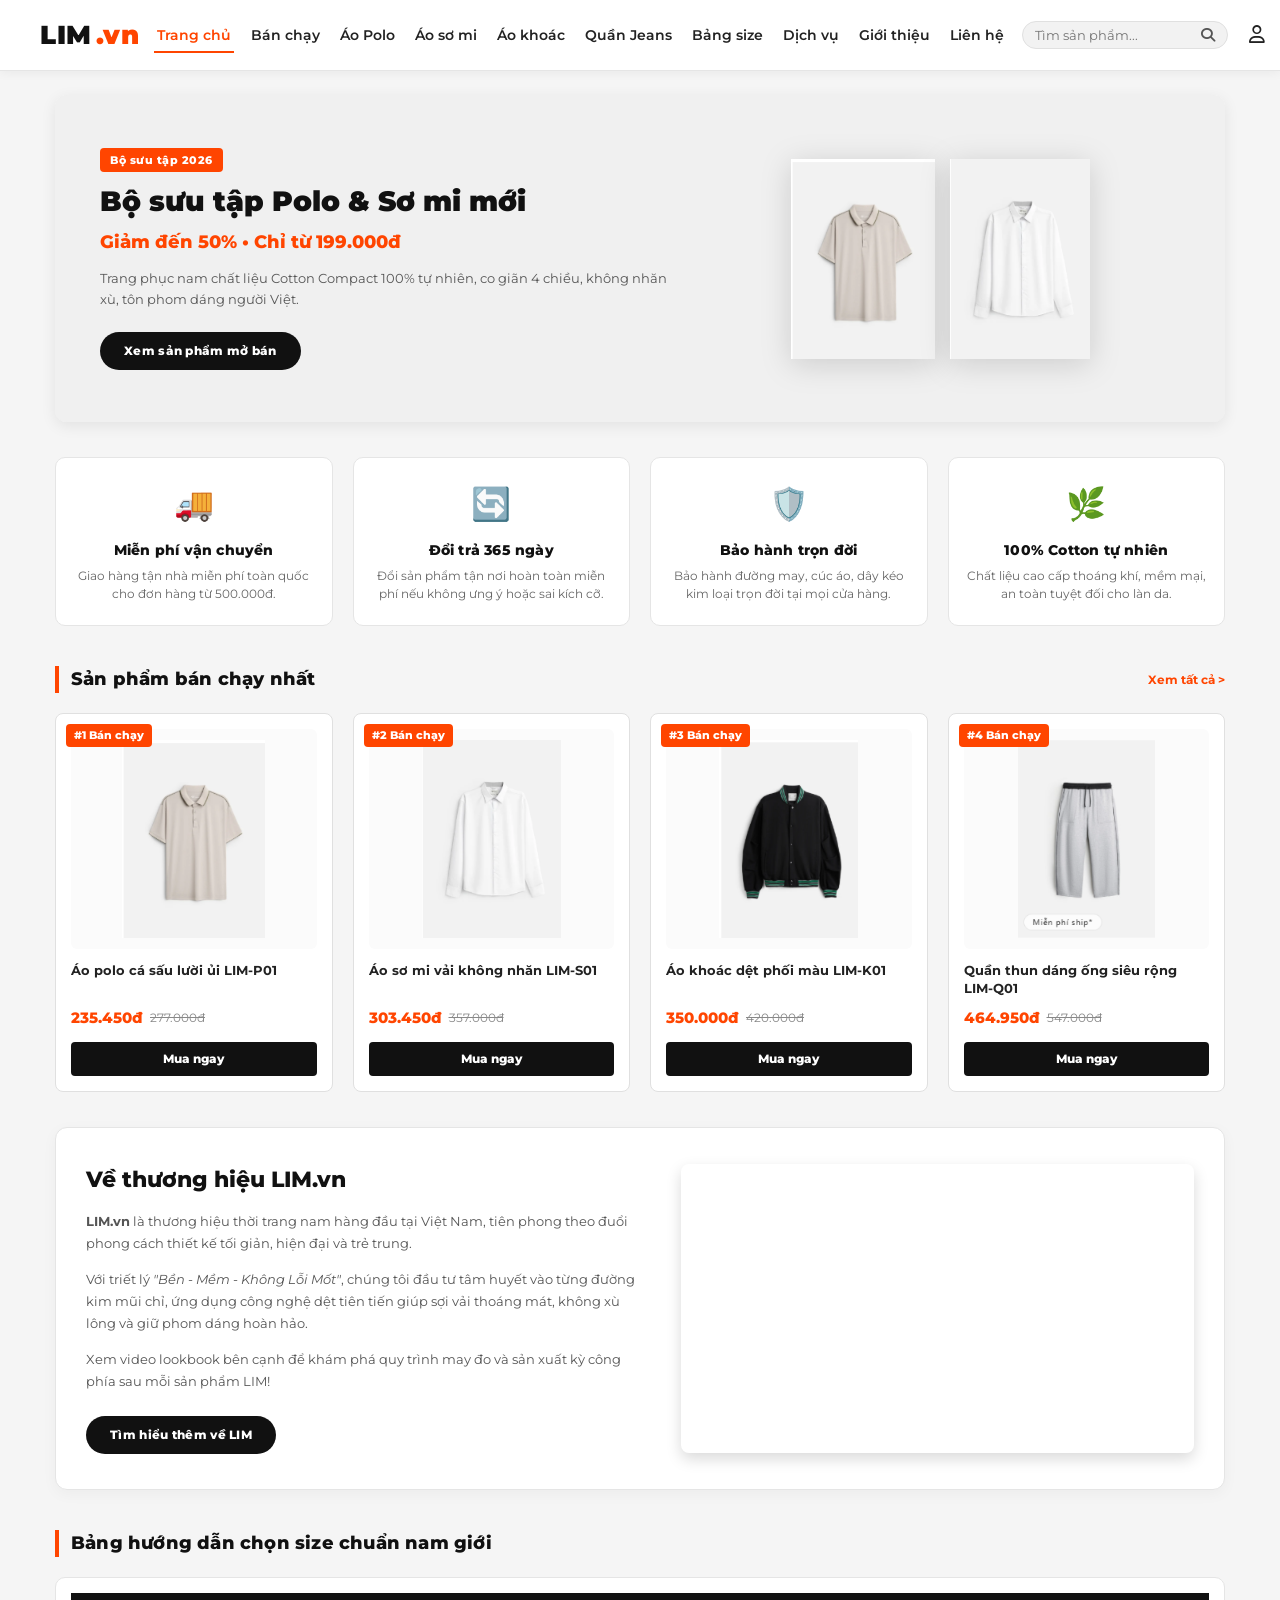
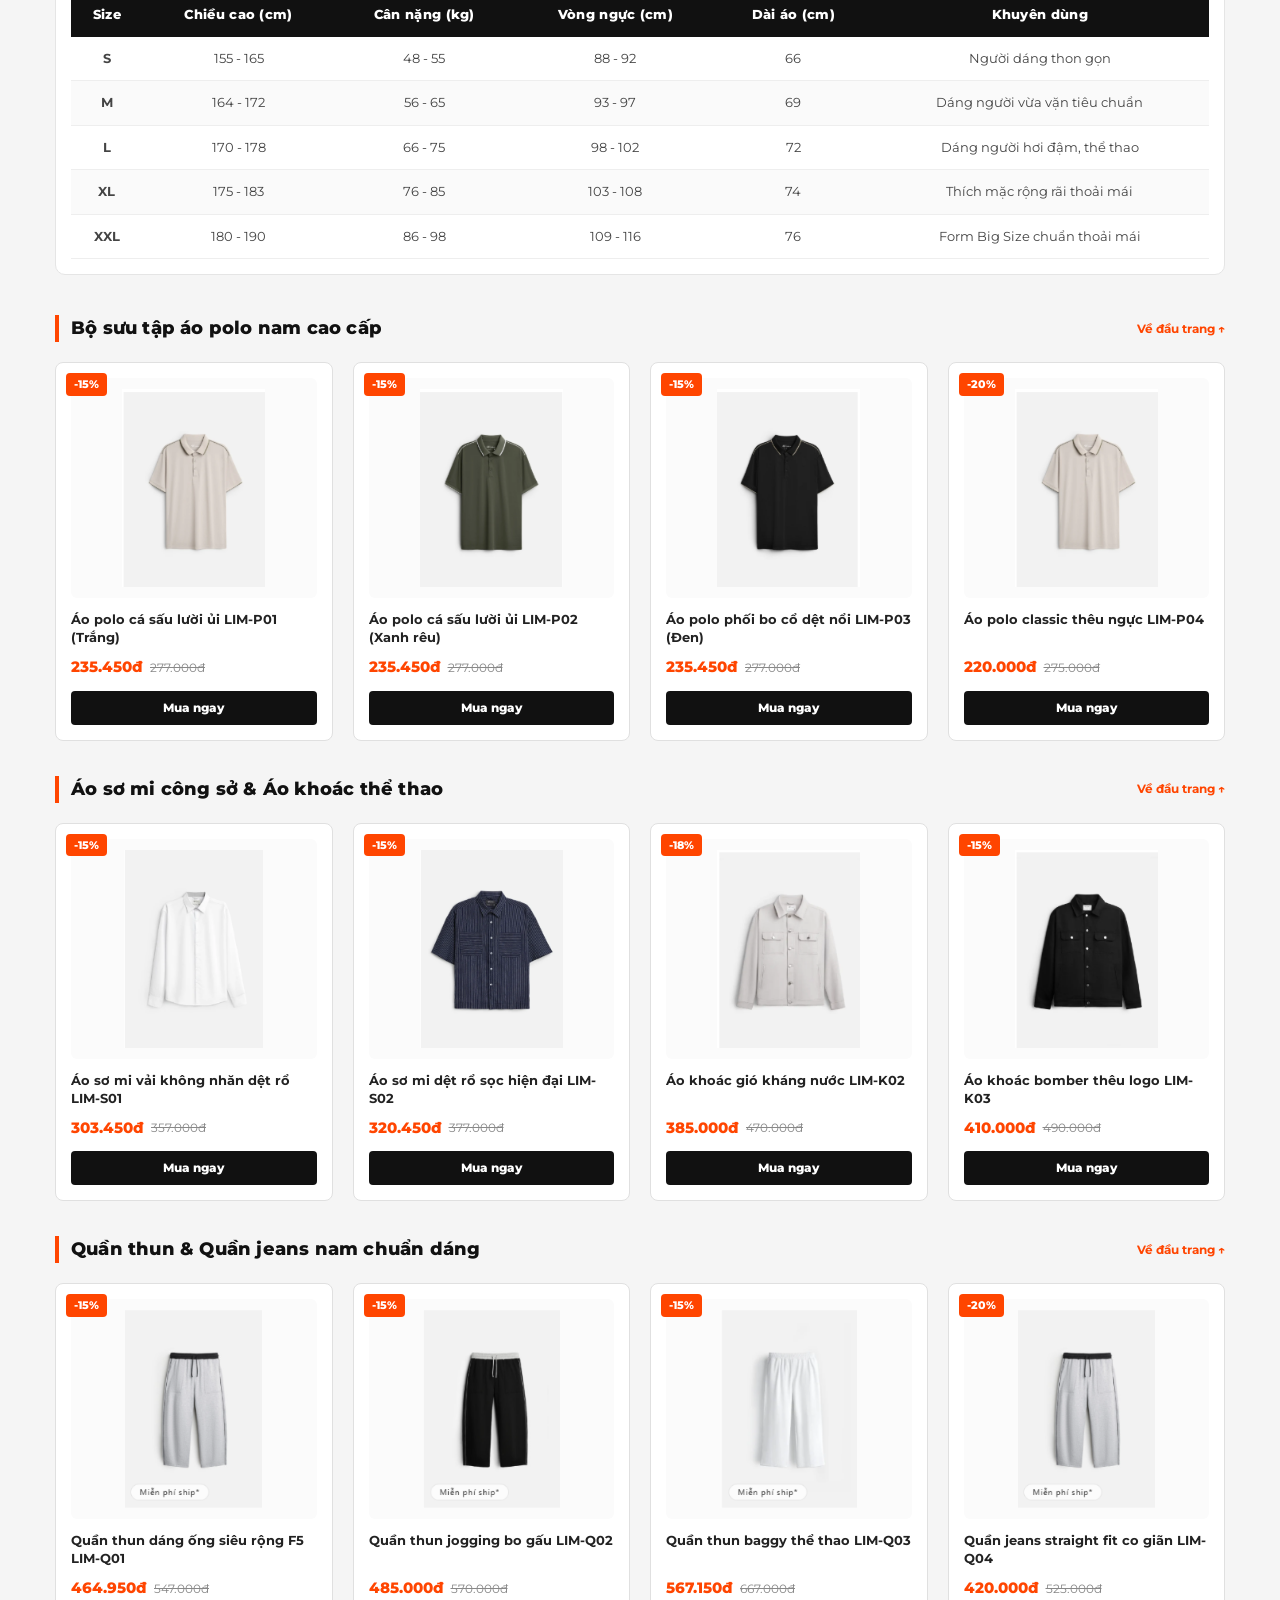
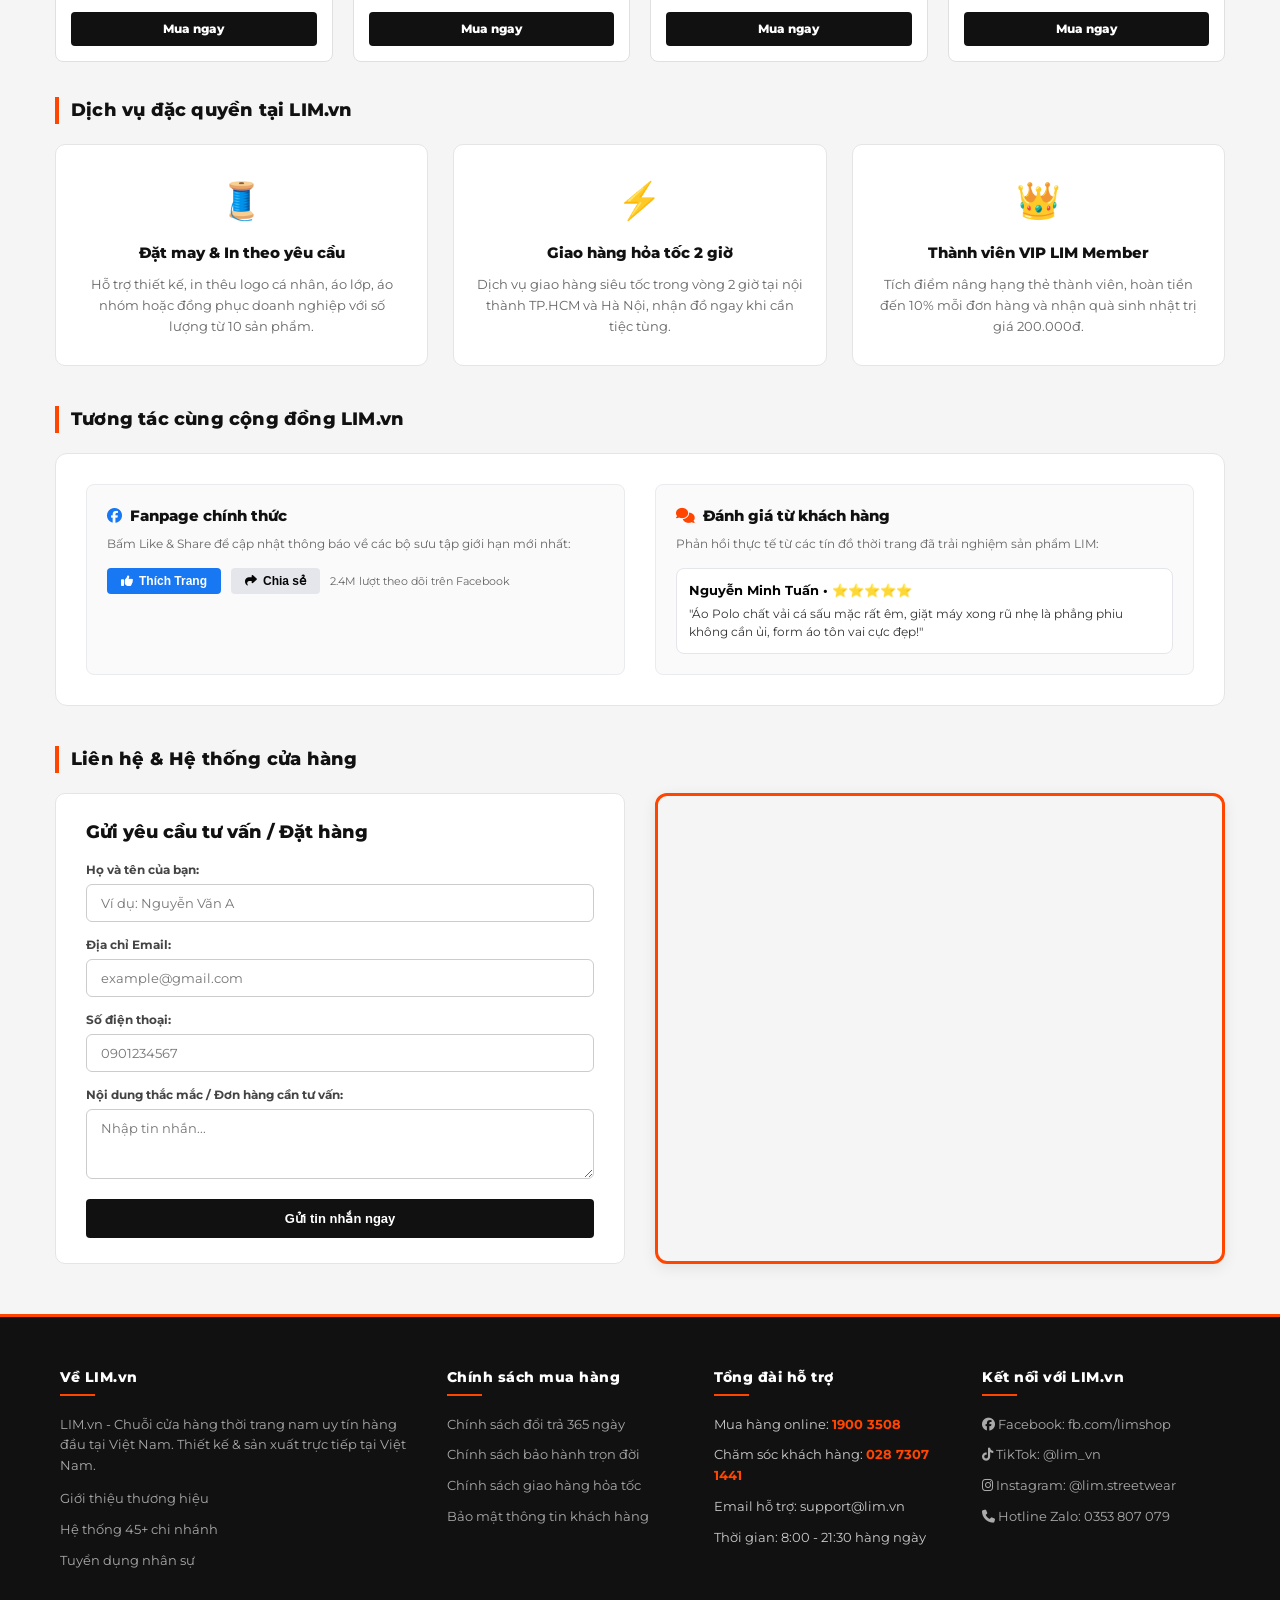
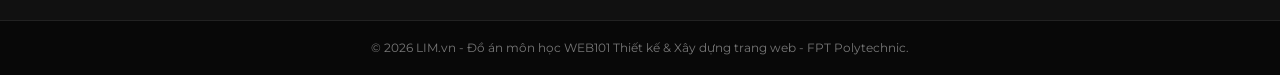
<file: index.html>
<!DOCTYPE html>
<html lang="vi">

<head>
    <meta charset="UTF-8">
    <meta name="viewport" content="width=device-width, initial-scale=1.0">
    <title>LIM.vn - Thiết Kế &amp; Sản Xuất Tại Việt Nam | Thời Trang Nam Chính Hãng</title>
    <!-- Google Fonts & Font Awesome Icons -->
    <link rel="stylesheet" href="https://cdnjs.cloudflare.com/ajax/libs/font-awesome/6.4.0/css/all.min.css">
    <!-- CSS Stylesheet -->
    <link rel="stylesheet" href="css/structure.css">
    <link rel="stylesheet" href="css/mainStyle.css">
</head>

<body>

    <!-- =========================================================================
         1. HEADER / NAVBAR (DESKTOP HÀNG NGANG - MOBILE CỘT DỌC ẨN/HIỆN)
         ========================================================================= -->
    <header id="header_container">
        <div class="header_inner">

            <!-- Checkbox ẩn điều khiển đóng/mở Menu trên Mobile (Checkbox Hack Lab 5.1 & 8.2) -->
            <input type="checkbox" id="menu-toggle">

            <!-- Nút bấm 3 gạch Hamburger icon (Chỉ hiện khi thu nhỏ < 900px) -->
            <label for="menu-toggle" class="menu-button" title="Mở / Đóng Menu">
                <span class="open-icon">&#9776;</span>
                <span class="close-icon">&times;</span>
            </label>

            <!-- Lớp phủ mờ nền khi menu mobile mở ra -->
            <label for="menu-toggle" class="menu_backdrop"></label>

            <!-- Logo LIM.vn -->
            <a href="index.html" class="logo">LIM<span>.vn</span></a>

            <!-- Menu điều hướng chính: Desktop xếp ngang, Mobile xếp dọc dạng Drawer -->
            <nav class="nav_menu">
                <div class="nav_mobile_header">
                    <span>Danh mục sản phẩm LIM.vn</span>
                    <label for="menu-toggle" class="mobile_close_btn">&times;</label>
                </div>

                <a href="index.html" class="active">Trang chủ</a>
                <a href="#banchay">Bán chạy</a>
                <a href="#polo">Áo Polo</a>
                <a href="#somi">Áo sơ mi</a>
                <a href="#khoac">Áo khoác</a>
                <a href="#quan">Quần Jeans</a>
                <a href="#bangsize">Bảng size</a>
                <a href="#dichvu">Dịch vụ</a>
                <a href="about.html">Giới thiệu</a>
                <a href="contact.html">Liên hệ</a>
            </nav>

            <!-- Tiện ích bên phải Header: Tìm kiếm, Tài khoản, Giỏ hàng -->
            <div class="header_utils">
                <form action="index.html" method="get" class="header_search_form" onsubmit="event.preventDefault();">
                    <input type="text" id="search_input" name="q" placeholder="Tìm sản phẩm..." onkeyup="filterProducts()">
                    <button type="submit" class="search_icon_btn" title="Tìm kiếm"><i class="fa-solid fa-magnifying-glass"></i></button>
                </form>
                <a href="login.html" class="util_icon_link" title="Đăng nhập tài khoản"><i class="fa-regular fa-user"></i></a>
                <a href="product_detail.html" class="util_icon_link" title="Giỏ hàng">
                    <i class="fa-solid fa-bag-shopping"></i>
                    <span class="cart_badge">3</span>
                </a>
            </div>

        </div>
    </header>

    <!-- =========================================================================
         2. BỐ CỤC CHÍNH WEBSITE (CONTAINER & MAIN)
         ========================================================================= -->
    <div id="container">
        <main id="main">

            <!-- 2.1 SLIDESHOW BANNER (TỰ ĐỘNG CHUYỂN SLIDE BẰNG CSS KEYFRAMES THEO LAB 7.2 & DEMO) -->
            <section class="slideshow_wrapper">
                <div class="slideshow_inner">
                    <!-- Slide 1: BST Polo & Sơ mi -->
                    <div class="slide_item">
                        <div class="poster_content">
                            <span class="poster_tag">Bộ sưu tập 2026</span>
                            <h2 class="poster_title">Bộ sưu tập Polo &amp; Sơ mi mới</h2>
                            <div class="poster_price">Giảm đến 50% &bull; Chỉ từ 199.000đ</div>
                            <p class="poster_desc">Trang phục nam chất liệu Cotton Compact 100% tự nhiên, co giãn 4 chiều, không nhăn xù, tôn phom dáng người Việt.</p>
                            <a href="#banchay" class="poster_btn">Xem sản phẩm mở bán</a>
                        </div>
                        <div class="poster_showcase">
                            <img src="images/polo1.png" alt="Áo Polo LIM-P01">
                            <img src="images/somi1.png" alt="Áo Sơ Mi LIM-S01">
                        </div>
                    </div>

                    <!-- Slide 2: Streetwear Áo khoác & Quần -->
                    <div class="slide_item slide_item_dark">
                        <div class="poster_content">
                            <span class="poster_tag">Streetwear phong cách mới</span>
                            <h2 class="poster_title">Áo khoác &amp; Quần jeans ống rộng</h2>
                            <div class="poster_price">Mua 2 giảm thêm 20% &bull; Tặng voucher 100K</div>
                            <p class="poster_desc">Thiết kế phong cách đường phố năng động, chất liệu dù chống trượt nước, phom dáng rộng rãi cực chất.</p>
                            <a href="#khoac" class="poster_btn">Mua ngay ưu đãi</a>
                        </div>
                        <div class="poster_showcase">
                            <img src="images/khoac1.png" alt="Áo Khoác LIM-K01">
                            <img src="images/quan1.png" alt="Quần Thun LIM-Q01">
                        </div>
                    </div>

                    <!-- Slide 3: Siêu Sale Cuối Mùa -->
                    <div class="slide_item slide_item_orange">
                        <div class="poster_content">
                            <span class="poster_tag">Siêu sale đặc biệt</span>
                            <h2 class="poster_title">Festival sale - Đồng giá 149K</h2>
                            <div class="poster_price">Áp dụng duy nhất trong tuần này</div>
                            <p class="poster_desc">Hàng ngàn sản phẩm áo thun, sơ mi, quần kaki mở bán mức giá sốc không thể bỏ lỡ tại hệ thống LIM.vn.</p>
                            <a href="#banchay" class="poster_btn">Săn deal ngay</a>
                        </div>
                        <div class="poster_showcase">
                            <img src="images/polo2.png" alt="Áo Polo LIM-P02">
                            <img src="images/somi2.png" alt="Áo Sơ Mi LIM-S02">
                        </div>
                    </div>

                    <!-- Slide 4: LIM Basic Cotton -->
                    <div class="slide_item slide_item_blue">
                        <div class="poster_content">
                            <span class="poster_tag">Dòng sản phẩm LIM Basic</span>
                            <h2 class="poster_title">Trang phục nam bền, mềm, không lỗi mốt</h2>
                            <div class="poster_price">Bảo hành đường may trọn đời</div>
                            <p class="poster_desc">Tinh thần tối giản trường tồn cùng thời gian. Dễ phối đồ, thanh lịch từ công sở đến dạo phố.</p>
                            <a href="about.html" class="poster_btn">Khám phá thương hiệu</a>
                        </div>
                        <div class="poster_showcase">
                            <img src="images/khoac2.png" alt="Áo Khoác LIM-K02">
                            <img src="images/quan2.png" alt="Quần LIM-Q02">
                        </div>
                    </div>
                </div>
            </section>

            <!-- 2.2 FEATURES (4 ĐIỂM MẠNH - THEO TRANG 2 ĐỀ ASSIGNMENT.PDF) -->
            <section class="features_section">
                <div class="feature_box">
                    <span class="feature_icon">🚚</span>
                    <h4>Miễn phí vận chuyển</h4>
                    <p>Giao hàng tận nhà miễn phí toàn quốc cho đơn hàng từ 500.000đ.</p>
                </div>
                <div class="feature_box">
                    <span class="feature_icon">🔄</span>
                    <h4>Đổi trả 365 ngày</h4>
                    <p>Đổi sản phẩm tận nơi hoàn toàn miễn phí nếu không ưng ý hoặc sai kích cỡ.</p>
                </div>
                <div class="feature_box">
                    <span class="feature_icon">🛡️</span>
                    <h4>Bảo hành trọn đời</h4>
                    <p>Bảo hành đường may, cúc áo, dây kéo kim loại trọn đời tại mọi cửa hàng.</p>
                </div>
                <div class="feature_box">
                    <span class="feature_icon">🌿</span>
                    <h4>100% Cotton tự nhiên</h4>
                    <p>Chất liệu cao cấp thoáng khí, mềm mại, an toàn tuyệt đối cho làn da.</p>
                </div>
            </section>

            <!-- 2.3 TOP SẢN PHẨM BÁN CHẠY (BEST SELLERS & LIGHTBOX PHÓNG TO ẢNH) -->
            <div class="section_title" id="banchay">
                <span>Sản phẩm bán chạy nhất</span>
                <a href="#polo">Xem tất cả &gt;</a>
            </div>

            <section class="product_grid">
                <!-- Card 1 -->
                <div class="product_card">
                    <div class="badge_discount">#1 Bán chạy</div>
                    <div class="product_img_wrap">
                        <img src="images/polo1.png" alt="Áo Polo LIM-P01">
                        <a href="#lightbox-polo1" class="zoom_btn" title="Phóng to ảnh (Lightbox)"><i class="fa-solid fa-magnifying-glass-plus"></i></a>
                    </div>
                    <h3 class="prod_name"><a href="product_detail.html">Áo polo cá sấu lười ủi LIM-P01</a></h3>
                    <div class="price_box">
                        <span class="curr_price">235.450đ</span>
                        <span class="old_price">277.000đ</span>
                    </div>
                    <a href="product_detail.html" class="btn_buy">Mua ngay</a>
                </div>

                <!-- Card 2 -->
                <div class="product_card">
                    <div class="badge_discount">#2 Bán chạy</div>
                    <div class="product_img_wrap">
                        <img src="images/somi1.png" alt="Áo Sơ Mi LIM-S01">
                        <a href="#lightbox-somi1" class="zoom_btn" title="Phóng to ảnh (Lightbox)"><i class="fa-solid fa-magnifying-glass-plus"></i></a>
                    </div>
                    <h3 class="prod_name"><a href="product_detail.html">Áo sơ mi vải không nhăn LIM-S01</a></h3>
                    <div class="price_box">
                        <span class="curr_price">303.450đ</span>
                        <span class="old_price">357.000đ</span>
                    </div>
                    <a href="product_detail.html" class="btn_buy">Mua ngay</a>
                </div>

                <!-- Card 3 -->
                <div class="product_card">
                    <div class="badge_discount">#3 Bán chạy</div>
                    <div class="product_img_wrap">
                        <img src="images/khoac1.png" alt="Áo Khoác LIM-K01">
                        <a href="#lightbox-khoac1" class="zoom_btn" title="Phóng to ảnh (Lightbox)"><i class="fa-solid fa-magnifying-glass-plus"></i></a>
                    </div>
                    <h3 class="prod_name"><a href="product_detail.html">Áo khoác dệt phối màu LIM-K01</a></h3>
                    <div class="price_box">
                        <span class="curr_price">350.000đ</span>
                        <span class="old_price">420.000đ</span>
                    </div>
                    <a href="product_detail.html" class="btn_buy">Mua ngay</a>
                </div>

                <!-- Card 4 -->
                <div class="product_card">
                    <div class="badge_discount">#4 Bán chạy</div>
                    <div class="product_img_wrap">
                        <img src="images/quan1.png" alt="Quần Thun LIM-Q01">
                        <a href="#lightbox-quan1" class="zoom_btn" title="Phóng to ảnh (Lightbox)"><i class="fa-solid fa-magnifying-glass-plus"></i></a>
                    </div>
                    <h3 class="prod_name"><a href="product_detail.html">Quần thun dáng ống siêu rộng LIM-Q01</a></h3>
                    <div class="price_box">
                        <span class="curr_price">464.950đ</span>
                        <span class="old_price">547.000đ</span>
                    </div>
                    <a href="product_detail.html" class="btn_buy">Mua ngay</a>
                </div>
            </section>

            <!-- 2.4 ABOUT STORY & YOUTUBE RESPONSIVE VIDEO (HỌC TỪ LAB 8.1 & ĐỀ ASSIGNMENT.PDF) -->
            <section class="about_showcase_section">
                <div class="about_text_col">
                    <h3>Về thương hiệu LIM.vn</h3>
                    <p><strong>LIM.vn</strong> là thương hiệu thời trang nam hàng đầu tại Việt Nam, tiên phong theo đuổi phong cách thiết kế tối giản, hiện đại và trẻ trung.</p>
                    <p>Với triết lý <em>"Bền - Mềm - Không Lỗi Mốt"</em>, chúng tôi đầu tư tâm huyết vào từng đường kim mũi chỉ, ứng dụng công nghệ dệt tiên tiến giúp sợi vải thoáng mát, không xù lông và giữ phom dáng hoàn hảo.</p>
                    <p>Xem video lookbook bên cạnh để khám phá quy trình may đo và sản xuất kỳ công phía sau mỗi sản phẩm LIM!</p>
                    <a href="about.html" class="poster_btn" style="margin-top: 10px;">Tìm hiểu thêm về LIM</a>
                </div>
                <div class="about_video_col">
                    <div class="video_responsive_container">
                        <iframe 
                            src="https://www.youtube.com/embed/tgbNymZ7vqY" 
                            title="Video Lookbook LIM.vn"
                            allow="accelerometer; autoplay; clipboard-write; encrypted-media; gyroscope; picture-in-picture" 
                            allowfullscreen>
                        </iframe>
                    </div>
                </div>
            </section>

            <!-- 2.5 BẢNG THÔNG SỐ CHỌN SIZE (TABLE BẮT BUỘC THEO Y1 ASSIGNMENT.PDF) -->
            <div class="section_title" id="bangsize">
                <span>Bảng hướng dẫn chọn size chuẩn nam giới</span>
            </div>
            <div class="table_responsive_wrapper">
                <table class="size_table">
                    <thead>
                        <tr>
                            <th>Size</th>
                            <th>Chiều cao (cm)</th>
                            <th>Cân nặng (kg)</th>
                            <th>Vòng ngực (cm)</th>
                            <th>Dài áo (cm)</th>
                            <th>Khuyên dùng</th>
                        </tr>
                    </thead>
                    <tbody>
                        <tr>
                            <td><strong>S</strong></td>
                            <td>155 - 165</td>
                            <td>48 - 55</td>
                            <td>88 - 92</td>
                            <td>66</td>
                            <td>Người dáng thon gọn</td>
                        </tr>
                        <tr>
                            <td><strong>M</strong></td>
                            <td>164 - 172</td>
                            <td>56 - 65</td>
                            <td>93 - 97</td>
                            <td>69</td>
                            <td>Dáng người vừa vặn tiêu chuẩn</td>
                        </tr>
                        <tr>
                            <td><strong>L</strong></td>
                            <td>170 - 178</td>
                            <td>66 - 75</td>
                            <td>98 - 102</td>
                            <td>72</td>
                            <td>Dáng người hơi đậm, thể thao</td>
                        </tr>
                        <tr>
                            <td><strong>XL</strong></td>
                            <td>175 - 183</td>
                            <td>76 - 85</td>
                            <td>103 - 108</td>
                            <td>74</td>
                            <td>Thích mặc rộng rãi thoải mái</td>
                        </tr>
                        <tr>
                            <td><strong>XXL</strong></td>
                            <td>180 - 190</td>
                            <td>86 - 98</td>
                            <td>109 - 116</td>
                            <td>76</td>
                            <td>Form Big Size chuẩn thoải mái</td>
                        </tr>
                    </tbody>
                </table>
            </div>

            <!-- 2.6 DANH MỤC: ÁO POLO -->
            <div class="section_title" id="polo">
                <span>Bộ sưu tập áo polo nam cao cấp</span>
                <a href="#banchay">Về đầu trang ↑</a>
            </div>
            <section class="product_grid">
                <div class="product_card">
                    <div class="badge_discount">-15%</div>
                    <div class="product_img_wrap">
                        <img src="images/polo1.png" alt="Áo Polo LIM-P01">
                        <a href="#lightbox-polo1" class="zoom_btn" title="Phóng to ảnh (Lightbox)"><i class="fa-solid fa-magnifying-glass-plus"></i></a>
                    </div>
                    <h3 class="prod_name"><a href="product_detail.html">Áo polo cá sấu lười ủi LIM-P01 (Trắng)</a></h3>
                    <div class="price_box">
                        <span class="curr_price">235.450đ</span>
                        <span class="old_price">277.000đ</span>
                    </div>
                    <a href="product_detail.html" class="btn_buy">Mua ngay</a>
                </div>

                <div class="product_card">
                    <div class="badge_discount">-15%</div>
                    <div class="product_img_wrap">
                        <img src="images/polo2.png" alt="Áo Polo LIM-P02">
                        <a href="#lightbox-polo1" class="zoom_btn" title="Phóng to ảnh (Lightbox)"><i class="fa-solid fa-magnifying-glass-plus"></i></a>
                    </div>
                    <h3 class="prod_name"><a href="product_detail.html">Áo polo cá sấu lười ủi LIM-P02 (Xanh rêu)</a></h3>
                    <div class="price_box">
                        <span class="curr_price">235.450đ</span>
                        <span class="old_price">277.000đ</span>
                    </div>
                    <a href="product_detail.html" class="btn_buy">Mua ngay</a>
                </div>

                <div class="product_card">
                    <div class="badge_discount">-15%</div>
                    <div class="product_img_wrap">
                        <img src="images/polo3.png" alt="Áo Polo LIM-P03">
                        <a href="#lightbox-polo1" class="zoom_btn" title="Phóng to ảnh (Lightbox)"><i class="fa-solid fa-magnifying-glass-plus"></i></a>
                    </div>
                    <h3 class="prod_name"><a href="product_detail.html">Áo polo phối bo cổ dệt nổi LIM-P03 (Đen)</a></h3>
                    <div class="price_box">
                        <span class="curr_price">235.450đ</span>
                        <span class="old_price">277.000đ</span>
                    </div>
                    <a href="product_detail.html" class="btn_buy">Mua ngay</a>
                </div>

                <div class="product_card">
                    <div class="badge_discount">-20%</div>
                    <div class="product_img_wrap">
                        <img src="images/polo1.png" alt="Áo Polo LIM-P04">
                        <a href="#lightbox-polo1" class="zoom_btn" title="Phóng to ảnh (Lightbox)"><i class="fa-solid fa-magnifying-glass-plus"></i></a>
                    </div>
                    <h3 class="prod_name"><a href="product_detail.html">Áo polo classic thêu ngực LIM-P04</a></h3>
                    <div class="price_box">
                        <span class="curr_price">220.000đ</span>
                        <span class="old_price">275.000đ</span>
                    </div>
                    <a href="product_detail.html" class="btn_buy">Mua ngay</a>
                </div>
            </section>

            <!-- 2.7 DANH MỤC: ÁO SƠ MI & KHOÁC -->
            <div class="section_title" id="somi">
                <span>Áo sơ mi công sở &amp; Áo khoác thể thao</span>
                <a href="#banchay">Về đầu trang ↑</a>
            </div>
            <section class="product_grid">
                <div class="product_card">
                    <div class="badge_discount">-15%</div>
                    <div class="product_img_wrap">
                        <img src="images/somi1.png" alt="Áo Sơ mi LIM-S01">
                        <a href="#lightbox-somi1" class="zoom_btn" title="Phóng to ảnh (Lightbox)"><i class="fa-solid fa-magnifying-glass-plus"></i></a>
                    </div>
                    <h3 class="prod_name"><a href="product_detail.html">Áo sơ mi vải không nhăn dệt rổ LIM-S01</a></h3>
                    <div class="price_box">
                        <span class="curr_price">303.450đ</span>
                        <span class="old_price">357.000đ</span>
                    </div>
                    <a href="product_detail.html" class="btn_buy">Mua ngay</a>
                </div>

                <div class="product_card">
                    <div class="badge_discount">-15%</div>
                    <div class="product_img_wrap">
                        <img src="images/somi2.png" alt="Áo Sơ mi LIM-S02">
                        <a href="#lightbox-somi1" class="zoom_btn" title="Phóng to ảnh (Lightbox)"><i class="fa-solid fa-magnifying-glass-plus"></i></a>
                    </div>
                    <h3 class="prod_name"><a href="product_detail.html">Áo sơ mi dệt rổ sọc hiện đại LIM-S02</a></h3>
                    <div class="price_box">
                        <span class="curr_price">320.450đ</span>
                        <span class="old_price">377.000đ</span>
                    </div>
                    <a href="product_detail.html" class="btn_buy">Mua ngay</a>
                </div>

                <div class="product_card" id="khoac">
                    <div class="badge_discount">-18%</div>
                    <div class="product_img_wrap">
                        <img src="images/khoac2.png" alt="Áo Khoác LIM-K02">
                        <a href="#lightbox-khoac1" class="zoom_btn" title="Phóng to ảnh (Lightbox)"><i class="fa-solid fa-magnifying-glass-plus"></i></a>
                    </div>
                    <h3 class="prod_name"><a href="product_detail.html">Áo khoác gió kháng nước LIM-K02</a></h3>
                    <div class="price_box">
                        <span class="curr_price">385.000đ</span>
                        <span class="old_price">470.000đ</span>
                    </div>
                    <a href="product_detail.html" class="btn_buy">Mua ngay</a>
                </div>

                <div class="product_card">
                    <div class="badge_discount">-15%</div>
                    <div class="product_img_wrap">
                        <img src="images/khoac3.png" alt="Áo Khoác LIM-K03">
                        <a href="#lightbox-khoac1" class="zoom_btn" title="Phóng to ảnh (Lightbox)"><i class="fa-solid fa-magnifying-glass-plus"></i></a>
                    </div>
                    <h3 class="prod_name"><a href="product_detail.html">Áo khoác bomber thêu logo LIM-K03</a></h3>
                    <div class="price_box">
                        <span class="curr_price">410.000đ</span>
                        <span class="old_price">490.000đ</span>
                    </div>
                    <a href="product_detail.html" class="btn_buy">Mua ngay</a>
                </div>
            </section>

            <!-- 2.8 DANH MỤC: QUẦN THUN & QUẦN JEANS -->
            <div class="section_title" id="quan">
                <span>Quần thun &amp; Quần jeans nam chuẩn dáng</span>
                <a href="#banchay">Về đầu trang ↑</a>
            </div>
            <section class="product_grid">
                <div class="product_card">
                    <div class="badge_discount">-15%</div>
                    <div class="product_img_wrap">
                        <img src="images/quan1.png" alt="Quần LIM-Q01">
                        <a href="#lightbox-quan1" class="zoom_btn" title="Phóng to ảnh (Lightbox)"><i class="fa-solid fa-magnifying-glass-plus"></i></a>
                    </div>
                    <h3 class="prod_name"><a href="product_detail.html">Quần thun dáng ống siêu rộng F5 LIM-Q01</a></h3>
                    <div class="price_box">
                        <span class="curr_price">464.950đ</span>
                        <span class="old_price">547.000đ</span>
                    </div>
                    <a href="product_detail.html" class="btn_buy">Mua ngay</a>
                </div>

                <div class="product_card">
                    <div class="badge_discount">-15%</div>
                    <div class="product_img_wrap">
                        <img src="images/quan2.png" alt="Quần LIM-Q02">
                        <a href="#lightbox-quan1" class="zoom_btn" title="Phóng to ảnh (Lightbox)"><i class="fa-solid fa-magnifying-glass-plus"></i></a>
                    </div>
                    <h3 class="prod_name"><a href="product_detail.html">Quần thun jogging bo gấu LIM-Q02</a></h3>
                    <div class="price_box">
                        <span class="curr_price">485.000đ</span>
                        <span class="old_price">570.000đ</span>
                    </div>
                    <a href="product_detail.html" class="btn_buy">Mua ngay</a>
                </div>

                <div class="product_card">
                    <div class="badge_discount">-15%</div>
                    <div class="product_img_wrap">
                        <img src="images/quan3.png" alt="Quần LIM-Q03">
                        <a href="#lightbox-quan1" class="zoom_btn" title="Phóng to ảnh (Lightbox)"><i class="fa-solid fa-magnifying-glass-plus"></i></a>
                    </div>
                    <h3 class="prod_name"><a href="product_detail.html">Quần thun baggy thể thao LIM-Q03</a></h3>
                    <div class="price_box">
                        <span class="curr_price">567.150đ</span>
                        <span class="old_price">667.000đ</span>
                    </div>
                    <a href="product_detail.html" class="btn_buy">Mua ngay</a>
                </div>

                <div class="product_card">
                    <div class="badge_discount">-20%</div>
                    <div class="product_img_wrap">
                        <img src="images/quan1.png" alt="Quần Jeans LIM-Q04">
                        <a href="#lightbox-quan1" class="zoom_btn" title="Phóng to ảnh (Lightbox)"><i class="fa-solid fa-magnifying-glass-plus"></i></a>
                    </div>
                    <h3 class="prod_name"><a href="product_detail.html">Quần jeans straight fit co giãn LIM-Q04</a></h3>
                    <div class="price_box">
                        <span class="curr_price">420.000đ</span>
                        <span class="old_price">525.000đ</span>
                    </div>
                    <a href="product_detail.html" class="btn_buy">Mua ngay</a>
                </div>
            </section>

            <!-- 2.9 DỊCH VỤ KHÁCH HÀNG (SERVICES - THEO TRANG 2 ĐỀ ASSIGNMENT.PDF) -->
            <div class="section_title" id="dichvu">
                <span>Dịch vụ đặc quyền tại LIM.vn</span>
            </div>
            <section class="services_grid">
                <div class="service_card">
                    <span class="service_icon">🧵</span>
                    <h4>Đặt may &amp; In theo yêu cầu</h4>
                    <p>Hỗ trợ thiết kế, in thêu logo cá nhân, áo lớp, áo nhóm hoặc đồng phục doanh nghiệp với số lượng từ 10 sản phẩm.</p>
                </div>
                <div class="service_card">
                    <span class="service_icon">⚡</span>
                    <h4>Giao hàng hỏa tốc 2 giờ</h4>
                    <p>Dịch vụ giao hàng siêu tốc trong vòng 2 giờ tại nội thành TP.HCM và Hà Nội, nhận đồ ngay khi cần tiệc tùng.</p>
                </div>
                <div class="service_card">
                    <span class="service_icon">👑</span>
                    <h4>Thành viên VIP LIM Member</h4>
                    <p>Tích điểm nâng hạng thẻ thành viên, hoàn tiền đến 10% mỗi đơn hàng và nhận quà sinh nhật trị giá 200.000đ.</p>
                </div>
            </section>

            <!-- 2.10 TÍCH HỢP MẠNG XÃ HỘI (FACEBOOK WIDGETS - HỌC TỪ LAB 7.2) -->
            <div class="section_title">
                <span>Tương tác cùng cộng đồng LIM.vn</span>
            </div>
            <section class="social_widget_section">
                <div class="social_widget_grid">
                    <div class="social_card">
                        <h4><i class="fa-brands fa-facebook" style="color: #1877f2;"></i> Fanpage chính thức</h4>
                        <p>Bấm Like &amp; Share để cập nhật thông báo về các bộ sưu tập giới hạn mới nhất:</p>
                        <div class="mock_fb_bar">
                            <button class="mock_fb_btn" onclick="alert('Cảm ơn bạn đã thích Fanpage LIM.vn!')"><i class="fa-solid fa-thumbs-up"></i> Thích Trang</button>
                            <button class="mock_fb_btn mock_share_btn" onclick="alert('Đã sao chép link chia sẻ!')"><i class="fa-solid fa-share"></i> Chia sẻ</button>
                            <span style="font-size: 11px; color: #666;">2.4M lượt theo dõi trên Facebook</span>
                        </div>
                    </div>

                    <div class="social_card">
                        <h4><i class="fa-solid fa-comments" style="color: #ff4500;"></i> Đánh giá từ khách hàng</h4>
                        <p>Phản hồi thực tế từ các tín đồ thời trang đã trải nghiệm sản phẩm LIM:</p>
                        <div class="comment_box_mock">
                            <div class="comment_user">Nguyễn Minh Tuấn &bull; ⭐⭐⭐⭐⭐</div>
                            <div class="comment_text">"Áo Polo chất vải cá sấu mặc rất êm, giặt máy xong rũ nhẹ là phẳng phiu không cần ủi, form áo tôn vai cực đẹp!"</div>
                        </div>
                    </div>
                </div>
            </section>

            <!-- 2.11 LIÊN HỆ & BẢN ĐỒ GOOGLE MAPS (HỌC TỪ LAB 8.1 & ĐỀ ASSIGNMENT.PDF) -->
            <div class="section_title" id="lienhe">
                <span>Liên hệ &amp; Hệ thống cửa hàng</span>
            </div>
            <section class="contact_map_grid">
                <!-- Cột trái: Form gửi liên hệ thân thiện (Y1) -->
                <div class="contact_form_box">
                    <h3>Gửi yêu cầu tư vấn / Đặt hàng</h3>
                    <form action="contact.html" method="post" novalidate onsubmit="event.preventDefault(); document.getElementById('home_contact_done').style.display='block';">
                        <div class="form_group">
                            <label for="name">Họ và tên của bạn:</label>
                            <input type="text" id="name" name="name" class="form_control" placeholder="Ví dụ: Nguyễn Văn A">
                        </div>
                        <div class="form_group">
                            <label for="email">Địa chỉ Email:</label>
                            <input type="email" id="email" name="email" class="form_control" placeholder="example@gmail.com">
                        </div>
                        <div class="form_group">
                            <label for="phone">Số điện thoại:</label>
                            <input type="tel" id="phone" name="phone" class="form_control" placeholder="0901234567">
                        </div>
                        <div class="form_group">
                            <label for="message">Nội dung thắc mắc / Đơn hàng cần tư vấn:</label>
                            <textarea id="message" name="message" class="form_control" rows="3" placeholder="Nhập tin nhắn..."></textarea>
                        </div>
                        <button type="submit" class="btn_buy" style="cursor: pointer; border: none; padding: 12px; font-size: 13px;">Gửi tin nhắn ngay</button>
                        <div id="home_contact_done" class="form_feedback_msg">
                            <i class="fa-solid fa-circle-check"></i> Cảm ơn bạn đã liên hệ! LIM sẽ phản hồi trong 15 phút.
                        </div>
                    </form>
                </div>

                <!-- Cột phải: Bản đồ Google Maps nhúng iframe (Lab 8.1) -->
                <div class="map_embed_box">
                    <iframe 
                        title="Vị trí cửa hàng LIM"
                        src="https://www.google.com/maps/embed?pb=!1m18!1m12!1m3!1d3919.684534839841!2d106.67784381533427!3d10.758778662459952!2m3!1f0!2f0!3f0!3m2!1i1024!2i768!4f13.1!3m3!1m2!1s0x31752f1b88e1bfad%3A0xc39e99214777e486!2zNzY2IFbDtSBWxINuIEtp4buHdCwgUGjGsOG7nW5nIDEsIFF14bqtbiA1LCBUaMOgbmggcGjhu5EgSOG7kyBDaMOtIE1pbmgsIFZp4buHdCBOYW0!5e0!3m2!1svi!2s!4v1700000000000!5m2!1svi!2s" 
                        allowfullscreen="" 
                        loading="lazy" 
                        referrerpolicy="no-referrer-when-downgrade">
                    </iframe>
                </div>
            </section>

        </main>
    </div>

    <!-- =========================================================================
         3. LIGHTBOX MODALS THUẦN CSS (HỌC TỪ LAB 8.1 - SỬ DỤNG :TARGET)
         ========================================================================= -->
    <!-- Modal 1: Polo -->
    <div id="lightbox-polo1" class="lightbox_modal">
        <a href="#banchay" class="lightbox_backdrop"></a>
        <div class="lightbox_dialog">
            <a href="#banchay" class="lightbox_close">&times;</a>
            <div class="lightbox_img_box">
                <img src="images/polo1.png" alt="Áo Polo LIM-P01">
            </div>
            <div class="lightbox_details">
                <h3>Áo polo cá sấu lười ủi LIM-P01</h3>
                <p>Chất vải cá sấu cotton 100% tự nhiên không nhăn xù, thấm hút mồ hôi tối đa, đường may gia cố tỉ mỉ chuẩn xuất khẩu. Giá: 235.450đ (Giá gốc: 277.000đ).</p>
                <a href="product_detail.html" class="btn_buy">Xem chi tiết &amp; Chọn size</a>
            </div>
        </div>
    </div>

    <!-- Modal 2: Sơ mi -->
    <div id="lightbox-somi1" class="lightbox_modal">
        <a href="#banchay" class="lightbox_backdrop"></a>
        <div class="lightbox_dialog">
            <a href="#banchay" class="lightbox_close">&times;</a>
            <div class="lightbox_img_box">
                <img src="images/somi1.png" alt="Áo Sơ Mi LIM-S01">
            </div>
            <div class="lightbox_details">
                <h3>Áo sơ mi vải không nhăn LIM-S01</h3>
                <p>Dệt rổ sợi sọc thời trang cao cấp, giữ nếp cổ áo sắc nét suốt cả ngày làm việc mà không cần là ủi phức tạp. Giá: 303.450đ (Giá gốc: 357.000đ).</p>
                <a href="product_detail.html" class="btn_buy">Xem chi tiết &amp; Chọn size</a>
            </div>
        </div>
    </div>

    <!-- Modal 3: Khoác -->
    <div id="lightbox-khoac1" class="lightbox_modal">
        <a href="#banchay" class="lightbox_backdrop"></a>
        <div class="lightbox_dialog">
            <a href="#banchay" class="lightbox_close">&times;</a>
            <div class="lightbox_img_box">
                <img src="images/khoac1.png" alt="Áo Khoác LIM-K01">
            </div>
            <div class="lightbox_details">
                <h3>Áo khoác dệt phối màu LIM-K01</h3>
                <p>Áo khoác gió thể thao 2 lớp cản gió, trượt nước đi mưa nhẹ, khóa kéo kim loại YKK bền bỉ bảo hành trọn đời. Giá: 350.000đ (Giá gốc: 420.000đ).</p>
                <a href="product_detail.html" class="btn_buy">Xem chi tiết &amp; Chọn size</a>
            </div>
        </div>
    </div>

    <!-- Modal 4: Quần -->
    <div id="lightbox-quan1" class="lightbox_modal">
        <a href="#banchay" class="lightbox_backdrop"></a>
        <div class="lightbox_dialog">
            <a href="#banchay" class="lightbox_close">&times;</a>
            <div class="lightbox_img_box">
                <img src="images/quan1.png" alt="Quần LIM-Q01">
            </div>
            <div class="lightbox_details">
                <h3>Quần thun dáng ống rộng F5 LIM-Q01</h3>
                <p>Form dáng Streetwear ống siêu rộng thời thượng, lưng thun co giãn có dây rút tiện lợi, tạo cảm giác thoải mái tối đa khi vận động. Giá: 464.950đ.</p>
                <a href="product_detail.html" class="btn_buy">Xem chi tiết &amp; Chọn size</a>
            </div>
        </div>
    </div>

    <!-- =========================================================================
         4. FOOTER THƯƠNG HIỆU LIM.VN
         ========================================================================= -->
    <footer id="footer">
        <div class="footer_inner">
            <div class="footer_col">
                <h4>Về LIM.vn</h4>
                <p style="font-size: 13px; line-height: 1.6; margin-bottom: 12px; color: #aaaaaa;">
                    LIM.vn - Chuỗi cửa hàng thời trang nam uy tín hàng đầu tại Việt Nam. Thiết kế &amp; sản xuất trực tiếp tại Việt Nam.
                </p>
                <ul>
                    <li><a href="about.html">Giới thiệu thương hiệu</a></li>
                    <li><a href="contact.html">Hệ thống 45+ chi nhánh</a></li>
                    <li><a href="about.html">Tuyển dụng nhân sự</a></li>
                </ul>
            </div>

            <div class="footer_col">
                <h4>Chính sách mua hàng</h4>
                <ul>
                    <li><a href="#">Chính sách đổi trả 365 ngày</a></li>
                    <li><a href="#">Chính sách bảo hành trọn đời</a></li>
                    <li><a href="#">Chính sách giao hàng hỏa tốc</a></li>
                    <li><a href="#">Bảo mật thông tin khách hàng</a></li>
                </ul>
            </div>

            <div class="footer_col">
                <h4>Tổng đài hỗ trợ</h4>
                <ul>
                    <li>Mua hàng online: <b>1900 3508</b></li>
                    <li>Chăm sóc khách hàng: <b>028 7307 1441</b></li>
                    <li>Email hỗ trợ: support@lim.vn</li>
                    <li>Thời gian: 8:00 - 21:30 hàng ngày</li>
                </ul>
            </div>

            <div class="footer_col">
                <h4>Kết nối với LIM.vn</h4>
                <ul>
                    <li><a href="#"><i class="fa-brands fa-facebook"></i> Facebook: fb.com/limshop</a></li>
                    <li><a href="#"><i class="fa-brands fa-tiktok"></i> TikTok: @lim_vn</a></li>
                    <li><a href="#"><i class="fa-brands fa-instagram"></i> Instagram: @lim.streetwear</a></li>
                    <li><a href="#"><i class="fa-solid fa-phone"></i> Hotline Zalo: 0353 807 079</a></li>
                </ul>
            </div>
        </div>

        <div class="footer_bottom">
            &copy; 2026 LIM.vn - Đồ án môn học WEB101 Thiết kế &amp; Xây dựng trang web - FPT Polytechnic.
        </div>
    </footer>

    <!-- Script lọc tìm kiếm sản phẩm nhanh trực tiếp trên giao diện -->
    <script>
        function filterProducts() {
            let input = document.getElementById('search_input').value.toLowerCase().trim();
            let cards = document.querySelectorAll('.product_card');
            cards.forEach(card => {
                let name = card.querySelector('.prod_name').innerText.toLowerCase();
                if (name.includes(input)) {
                    card.style.display = 'flex';
                } else {
                    card.style.display = 'none';
                }
            });
        }
    </script>

</body>

</html>
</file>
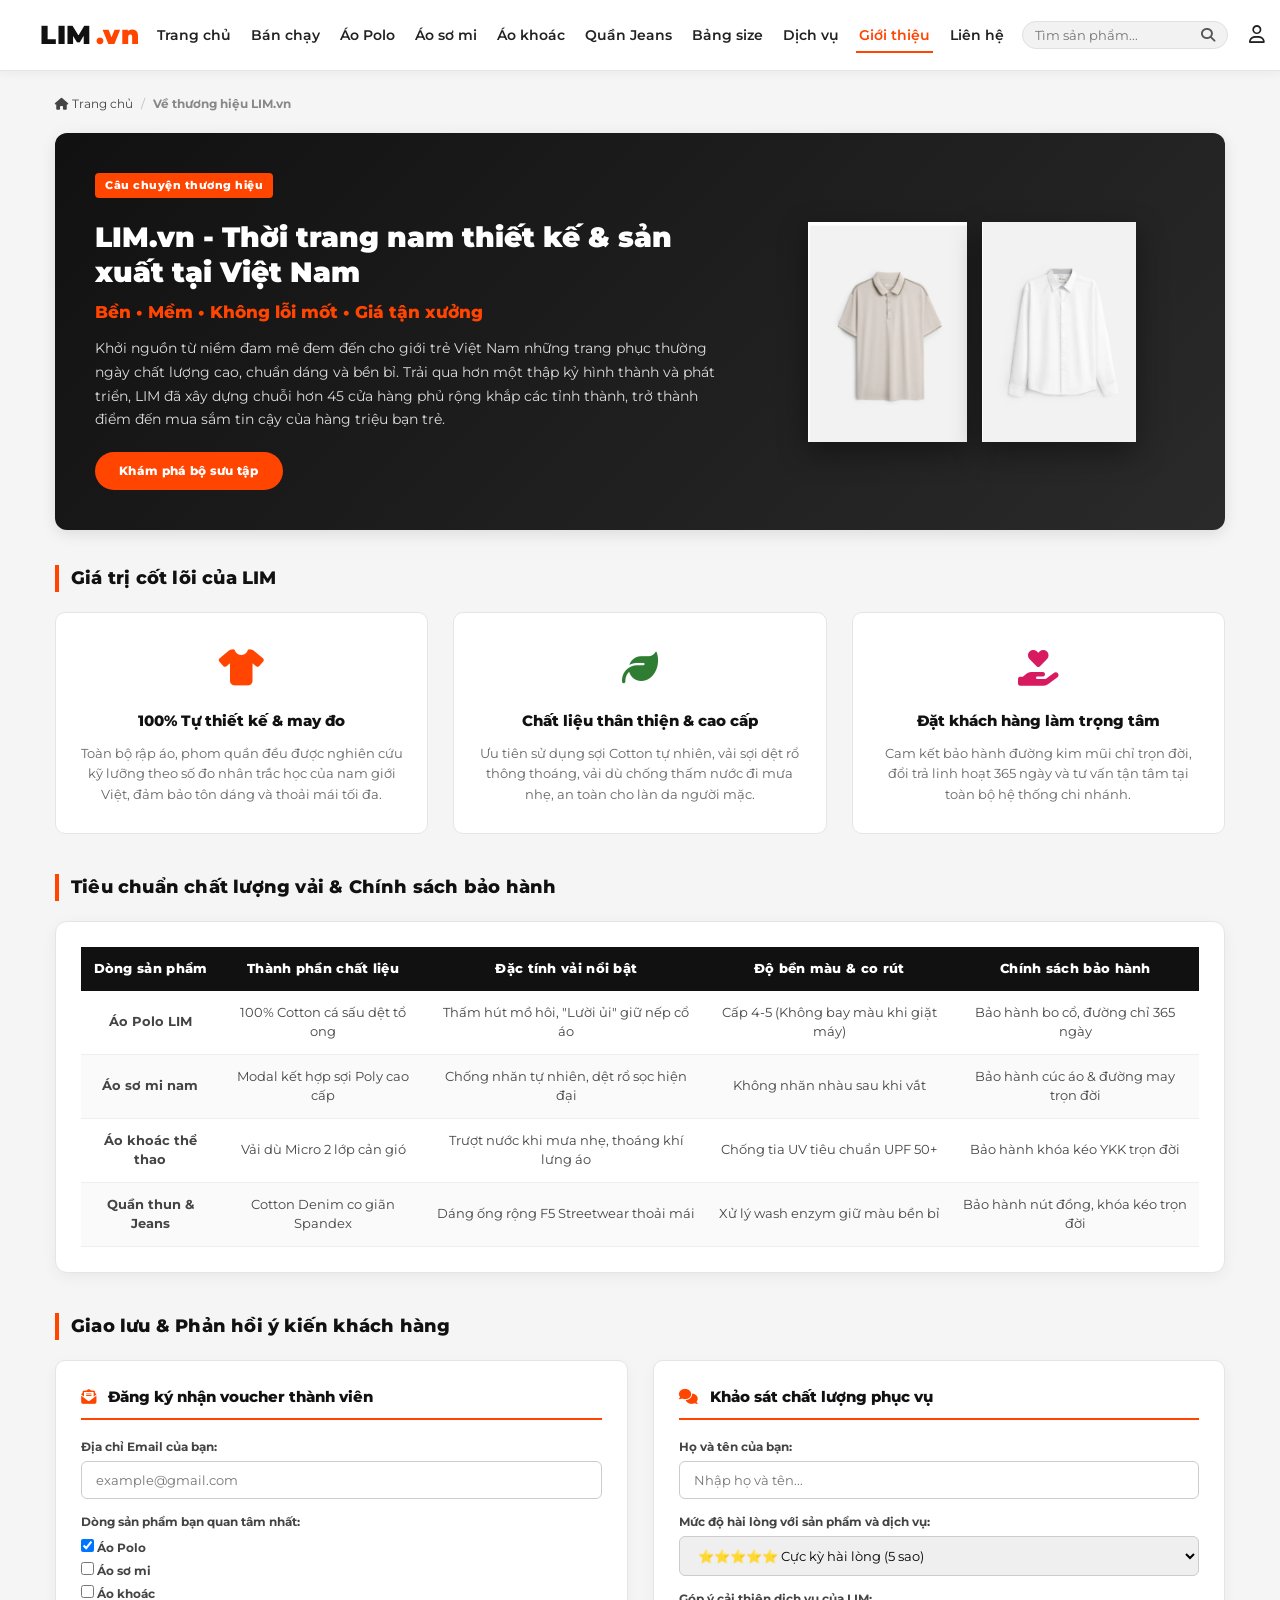
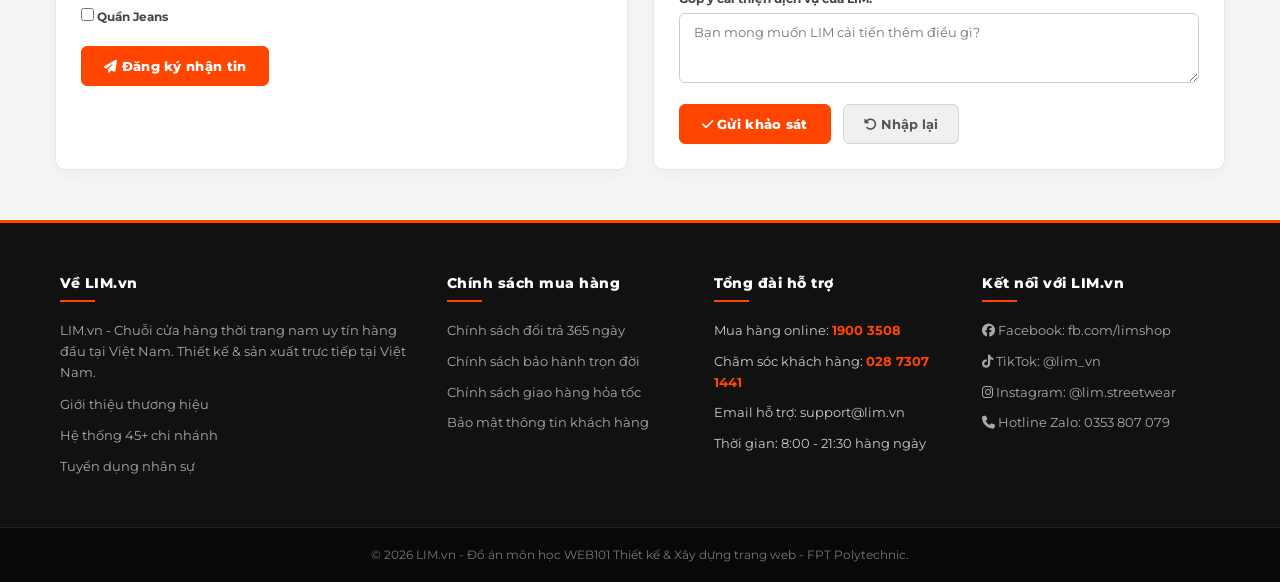
<file: about.html>
<!DOCTYPE html>
<html lang="vi">

<head>
    <meta charset="UTF-8">
    <meta name="viewport" content="width=device-width, initial-scale=1.0">
    <title>Giới thiệu thương hiệu - LIM.vn | Thời trang nam thiết kế &amp; sản xuất tại Việt Nam</title>
    <!-- Font Awesome Icons -->
    <link rel="stylesheet" href="https://cdnjs.cloudflare.com/ajax/libs/font-awesome/6.4.0/css/all.min.css">
    <!-- CSS Stylesheet -->
    <link rel="stylesheet" href="css/structure.css">
    <link rel="stylesheet" href="css/mainStyle.css">
</head>

<body>

    <!-- =========================================================================
         1. HEADER / NAVBAR (DESKTOP HÀNG NGANG - MOBILE CỘT DỌC ẨN/HIỆN)
         ========================================================================= -->
    <header id="header_container">
        <div class="header_inner">

            <!-- Checkbox ẩn điều khiển đóng/mở Menu trên Mobile -->
            <input type="checkbox" id="menu-toggle">

            <!-- Nút bấm 3 gạch Hamburger icon (Chỉ hiện khi thu nhỏ < 900px) -->
            <label for="menu-toggle" class="menu-button" title="Mở / Đóng Menu">
                <span class="open-icon">&#9776;</span>
                <span class="close-icon">&times;</span>
            </label>

            <!-- Lớp phủ mờ nền khi menu mobile mở ra -->
            <label for="menu-toggle" class="menu_backdrop"></label>

            <!-- Logo LIM.vn -->
            <a href="index.html" class="logo">LIM<span>.vn</span></a>

            <!-- Menu điều hướng chính -->
            <nav class="nav_menu">
                <div class="nav_mobile_header">
                    <span>Danh mục sản phẩm LIM.vn</span>
                    <label for="menu-toggle" class="mobile_close_btn">&times;</label>
                </div>

                <a href="index.html">Trang chủ</a>
                <a href="index.html#banchay">Bán chạy</a>
                <a href="index.html#polo">Áo Polo</a>
                <a href="index.html#somi">Áo sơ mi</a>
                <a href="index.html#khoac">Áo khoác</a>
                <a href="index.html#quan">Quần Jeans</a>
                <a href="index.html#bangsize">Bảng size</a>
                <a href="index.html#dichvu">Dịch vụ</a>
                <a href="about.html" class="active">Giới thiệu</a>
                <a href="contact.html">Liên hệ</a>
            </nav>

            <!-- Tiện ích bên phải Header -->
            <div class="header_utils">
                <form action="index.html" method="get" class="header_search_form">
                    <input type="text" name="q" placeholder="Tìm sản phẩm...">
                    <button type="submit" class="search_icon_btn" title="Tìm kiếm"><i class="fa-solid fa-magnifying-glass"></i></button>
                </form>
                <a href="login.html" class="util_icon_link" title="Đăng nhập tài khoản"><i class="fa-regular fa-user"></i></a>
                <a href="product_detail.html" class="util_icon_link" title="Giỏ hàng">
                    <i class="fa-solid fa-bag-shopping"></i>
                    <span class="cart_badge">3</span>
                </a>
            </div>

        </div>
    </header>

    <!-- =========================================================================
         2. BỐ CỤC CHÍNH WEBSITE
         ========================================================================= -->
    <div id="container">
        <main id="main">

            <!-- Breadcrumb -->
            <div class="breadcrumb">
                <a href="index.html"><i class="fa-solid fa-house"></i> Trang chủ</a>
                <span>/</span>
                <strong>Về thương hiệu LIM.vn</strong>
            </div>

            <!-- Banner giới thiệu phong cách LIM -->
            <section class="poster_banner" style="display: flex; align-items: center; justify-content: space-between; background: linear-gradient(135deg, #111111 0%, #2a2a2a 100%); color: #ffffff; padding: 40px; border-radius: 12px; margin-bottom: 35px; box-shadow: 0 4px 15px rgba(0,0,0,0.1);">
                <div class="poster_content" style="flex: 1.2;">
                    <span class="poster_tag">Câu chuyện thương hiệu</span>
                    <h1 class="poster_title" style="color: #ffffff; font-size: 28px; margin: 10px 0;">LIM.vn - Thời trang nam thiết kế &amp; sản xuất tại Việt Nam</h1>
                    <div class="poster_price" style="color: var(--limOrange); font-size: 17px; margin-bottom: 12px;">Bền &bull; Mềm &bull; Không lỗi mốt &bull; Giá tận xưởng</div>
                    <p class="poster_desc" style="color: #dddddd; line-height: 1.7; font-size: 14px; margin-bottom: 20px;">
                        Khởi nguồn từ niềm đam mê đem đến cho giới trẻ Việt Nam những trang phục thường ngày chất lượng cao, chuẩn dáng và bền bỉ. Trải qua hơn một thập kỷ hình thành và phát triển, LIM đã xây dựng chuỗi hơn 45 cửa hàng phủ rộng khắp các tỉnh thành, trở thành điểm đến mua sắm tin cậy của hàng triệu bạn trẻ.
                    </p>
                    <a href="index.html#banchay" class="poster_btn" style="background-color: var(--limOrange); color: #ffffff;">Khám phá bộ sưu tập</a>
                </div>
                <div class="poster_showcase" style="flex: 0.8; display: flex; justify-content: center; gap: 15px;">
                    <img src="images/polo1.png" alt="Áo Polo LIM" style="height: 220px; object-fit: contain; filter: drop-shadow(0 10px 15px rgba(0,0,0,0.4));">
                    <img src="images/somi1.png" alt="Áo Sơ Mi LIM" style="height: 220px; object-fit: contain; filter: drop-shadow(0 10px 15px rgba(0,0,0,0.4));">
                </div>
            </section>

            <!-- 3 Giá trị cốt lõi (Flexbox/Grid theo tiêu chí Y3) -->
            <div class="section_title">
                <span>Giá trị cốt lõi của LIM</span>
            </div>
            <section class="services_grid">
                <div class="service_card">
                    <div class="service_icon"><i class="fa-solid fa-shirt" style="color: var(--limOrange);"></i></div>
                    <h4>100% Tự thiết kế &amp; may đo</h4>
                    <p>Toàn bộ rập áo, phom quần đều được nghiên cứu kỹ lưỡng theo số đo nhân trắc học của nam giới Việt, đảm bảo tôn dáng và thoải mái tối đa.</p>
                </div>
                <div class="service_card">
                    <div class="service_icon"><i class="fa-solid fa-leaf" style="color: #2e7d32;"></i></div>
                    <h4>Chất liệu thân thiện &amp; cao cấp</h4>
                    <p>Ưu tiên sử dụng sợi Cotton tự nhiên, vải sợi dệt rổ thông thoáng, vải dù chống thấm nước đi mưa nhẹ, an toàn cho làn da người mặc.</p>
                </div>
                <div class="service_card">
                    <div class="service_icon"><i class="fa-solid fa-hand-holding-heart" style="color: #d81b60;"></i></div>
                    <h4>Đặt khách hàng làm trọng tâm</h4>
                    <p>Cam kết bảo hành đường kim mũi chỉ trọn đời, đổi trả linh hoạt 365 ngày và tư vấn tận tâm tại toàn bộ hệ thống chi nhánh.</p>
                </div>
            </section>

            <!-- Bảng tiêu chuẩn chất lượng (Table theo tiêu chí Y1 trong Assignment.pdf) -->
            <div class="section_title">
                <span>Tiêu chuẩn chất lượng vải &amp; Chính sách bảo hành</span>
            </div>
            <div style="background-color: #ffffff; padding: 25px; border-radius: 12px; border: 1px solid var(--limBorder); margin-bottom: 40px; box-shadow: 0 4px 15px rgba(0,0,0,0.05); overflow-x: auto;">
                <table class="size_table">
                    <thead>
                        <tr>
                            <th>Dòng sản phẩm</th>
                            <th>Thành phần chất liệu</th>
                            <th>Đặc tính vải nổi bật</th>
                            <th>Độ bền màu &amp; co rút</th>
                            <th>Chính sách bảo hành</th>
                        </tr>
                    </thead>
                    <tbody>
                        <tr>
                            <td><strong>Áo Polo LIM</strong></td>
                            <td>100% Cotton cá sấu dệt tổ ong</td>
                            <td>Thấm hút mồ hôi, "Lười ủi" giữ nếp cổ áo</td>
                            <td>Cấp 4-5 (Không bay màu khi giặt máy)</td>
                            <td>Bảo hành bo cổ, đường chỉ 365 ngày</td>
                        </tr>
                        <tr>
                            <td><strong>Áo sơ mi nam</strong></td>
                            <td>Modal kết hợp sợi Poly cao cấp</td>
                            <td>Chống nhăn tự nhiên, dệt rổ sọc hiện đại</td>
                            <td>Không nhăn nhàu sau khi vắt</td>
                            <td>Bảo hành cúc áo &amp; đường may trọn đời</td>
                        </tr>
                        <tr>
                            <td><strong>Áo khoác thể thao</strong></td>
                            <td>Vải dù Micro 2 lớp cản gió</td>
                            <td>Trượt nước khi mưa nhẹ, thoáng khí lưng áo</td>
                            <td>Chống tia UV tiêu chuẩn UPF 50+</td>
                            <td>Bảo hành khóa kéo YKK trọn đời</td>
                        </tr>
                        <tr>
                            <td><strong>Quần thun &amp; Jeans</strong></td>
                            <td>Cotton Denim co giãn Spandex</td>
                            <td>Dáng ống rộng F5 Streetwear thoải mái</td>
                            <td>Xử lý wash enzym giữ màu bền bỉ</td>
                            <td>Bảo hành nút đồng, khóa kéo trọn đời</td>
                        </tr>
                    </tbody>
                </table>
            </div>

            <!-- Khảo sát & Phản hồi khách hàng (Forms theo tiêu chí Y1 - Thiết kế thân thiện, không alert khó chịu) -->
            <div class="section_title">
                <span>Giao lưu &amp; Phản hồi ý kiến khách hàng</span>
            </div>

            <section class="forms_wrapper">
                <!-- Form Đăng ký nhận tin ưu đãi -->
                <div class="form_box">
                    <div class="form_header"><i class="fa-solid fa-envelope-open-text" style="color: var(--limOrange); margin-right: 8px;"></i> Đăng ký nhận voucher thành viên</div>
                    <form action="#" method="post" novalidate onsubmit="event.preventDefault(); document.getElementById('newsletter_done').style.display='block';">
                        <div class="form_group">
                            <label for="newsletter_email">Địa chỉ Email của bạn:</label>
                            <input type="email" id="newsletter_email" name="newsletter_email" class="form_control" placeholder="example@gmail.com">
                        </div>
                        <div class="form_group">
                            <label>Dòng sản phẩm bạn quan tâm nhất:</label>
                            <div style="margin-top: 8px;">
                                <label class="chk_label"><input type="checkbox" name="interest" value="polo" checked> Áo Polo</label>
                                <label class="chk_label"><input type="checkbox" name="interest" value="somi"> Áo sơ mi</label>
                                <label class="chk_label"><input type="checkbox" name="interest" value="khoac"> Áo khoác</label>
                                <label class="chk_label"><input type="checkbox" name="interest" value="quan"> Quần Jeans</label>
                            </div>
                        </div>
                        <div style="margin-top: 20px;">
                            <button type="submit" class="btn_submit"><i class="fa-solid fa-paper-plane"></i> Đăng ký nhận tin</button>
                        </div>
                        <div id="newsletter_done" class="form_feedback_msg">
                            <i class="fa-solid fa-circle-check"></i> Cảm ơn bạn! Mã voucher giảm giá 15% đã được gửi đến email của bạn.
                        </div>
                    </form>
                </div>

                <!-- Form Khảo sát ý kiến đóng góp -->
                <div class="form_box">
                    <div class="form_header"><i class="fa-solid fa-comments" style="color: var(--limOrange); margin-right: 8px;"></i> Khảo sát chất lượng phục vụ</div>
                    <form action="#" method="post" novalidate onsubmit="event.preventDefault(); document.getElementById('survey_done').style.display='block';">
                        <div class="form_group">
                            <label for="survey_name">Họ và tên của bạn:</label>
                            <input type="text" id="survey_name" name="survey_name" class="form_control" placeholder="Nhập họ và tên...">
                        </div>
                        <div class="form_group">
                            <label for="survey_rating">Mức độ hài lòng với sản phẩm và dịch vụ:</label>
                            <select id="survey_rating" name="survey_rating" class="form_control">
                                <option value="5">⭐⭐⭐⭐⭐ Cực kỳ hài lòng (5 sao)</option>
                                <option value="4">⭐⭐⭐⭐ Hài lòng (4 sao)</option>
                                <option value="3">⭐⭐⭐ Bình thường (3 sao)</option>
                                <option value="2">⭐⭐ Chưa hài lòng (2 sao)</option>
                            </select>
                        </div>
                        <div class="form_group">
                            <label for="survey_comment">Góp ý cải thiện dịch vụ của LIM:</label>
                            <textarea id="survey_comment" name="survey_comment" rows="3" class="form_control" placeholder="Bạn mong muốn LIM cải tiến thêm điều gì?"></textarea>
                        </div>
                        <div style="margin-top: 15px;">
                            <button type="submit" class="btn_submit"><i class="fa-solid fa-check"></i> Gửi khảo sát</button>
                            <button type="reset" class="btn_reset"><i class="fa-solid fa-rotate-left"></i> Nhập lại</button>
                        </div>
                        <div id="survey_done" class="form_feedback_msg">
                            <i class="fa-solid fa-circle-check"></i> Trân trọng cảm ơn ý kiến đóng góp quý báu của bạn!
                        </div>
                    </form>
                </div>
            </section>

        </main>
    </div>

    <!-- =========================================================================
         3. FOOTER THƯƠNG HIỆU LIM.VN
         ========================================================================= -->
    <footer id="footer">
        <div class="footer_inner">
            <div class="footer_col">
                <h4>Về LIM.vn</h4>
                <p style="font-size: 13px; line-height: 1.6; margin-bottom: 12px; color: #aaaaaa;">
                    LIM.vn - Chuỗi cửa hàng thời trang nam uy tín hàng đầu tại Việt Nam. Thiết kế &amp; sản xuất trực tiếp tại Việt Nam.
                </p>
                <ul>
                    <li><a href="about.html">Giới thiệu thương hiệu</a></li>
                    <li><a href="contact.html">Hệ thống 45+ chi nhánh</a></li>
                    <li><a href="about.html">Tuyển dụng nhân sự</a></li>
                </ul>
            </div>

            <div class="footer_col">
                <h4>Chính sách mua hàng</h4>
                <ul>
                    <li><a href="#">Chính sách đổi trả 365 ngày</a></li>
                    <li><a href="#">Chính sách bảo hành trọn đời</a></li>
                    <li><a href="#">Chính sách giao hàng hỏa tốc</a></li>
                    <li><a href="#">Bảo mật thông tin khách hàng</a></li>
                </ul>
            </div>

            <div class="footer_col">
                <h4>Tổng đài hỗ trợ</h4>
                <ul>
                    <li>Mua hàng online: <b>1900 3508</b></li>
                    <li>Chăm sóc khách hàng: <b>028 7307 1441</b></li>
                    <li>Email hỗ trợ: support@lim.vn</li>
                    <li>Thời gian: 8:00 - 21:30 hàng ngày</li>
                </ul>
            </div>

            <div class="footer_col">
                <h4>Kết nối với LIM.vn</h4>
                <ul>
                    <li><a href="#"><i class="fa-brands fa-facebook"></i> Facebook: fb.com/limshop</a></li>
                    <li><a href="#"><i class="fa-brands fa-tiktok"></i> TikTok: @lim_vn</a></li>
                    <li><a href="#"><i class="fa-brands fa-instagram"></i> Instagram: @lim.streetwear</a></li>
                    <li><a href="#"><i class="fa-solid fa-phone"></i> Hotline Zalo: 0353 807 079</a></li>
                </ul>
            </div>
        </div>

        <div class="footer_bottom">
            &copy; 2026 LIM.vn - Đồ án môn học WEB101 Thiết kế &amp; Xây dựng trang web - FPT Polytechnic.
        </div>
    </footer>

</body>

</html>
</file>
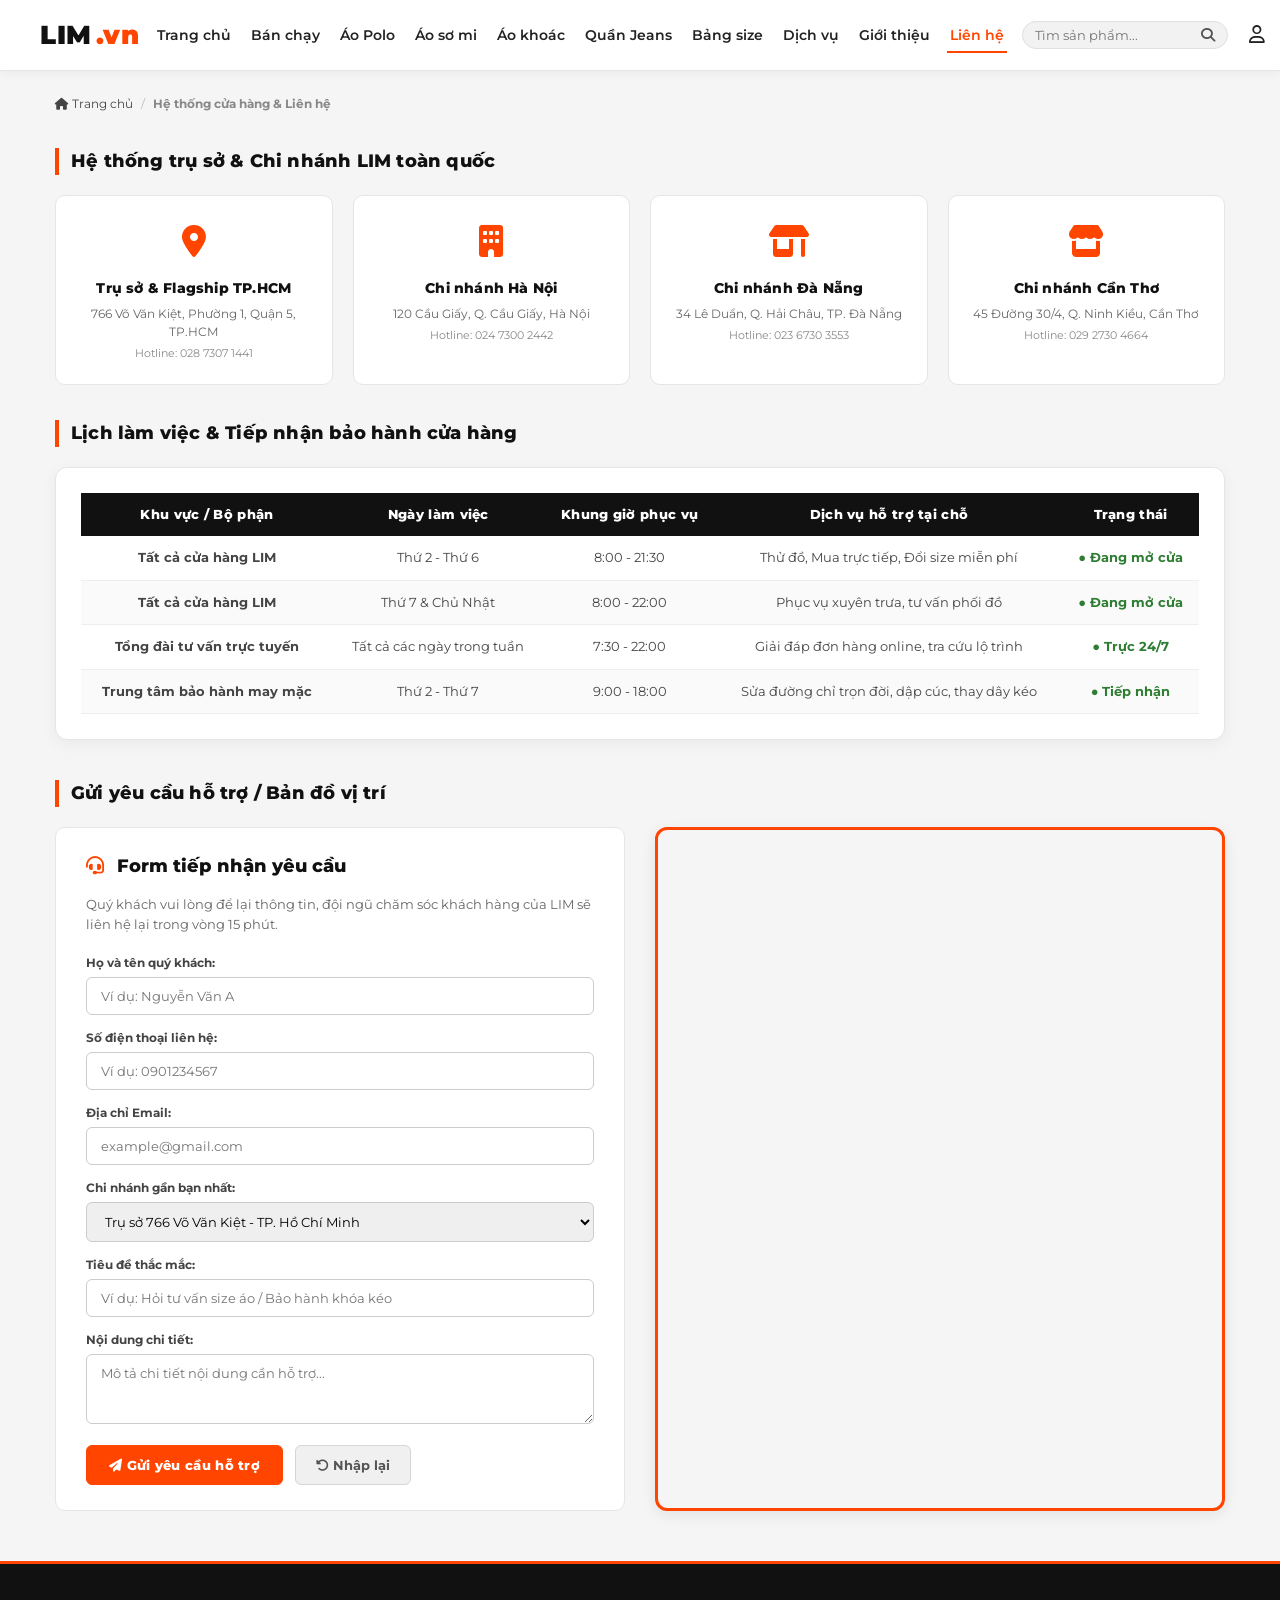
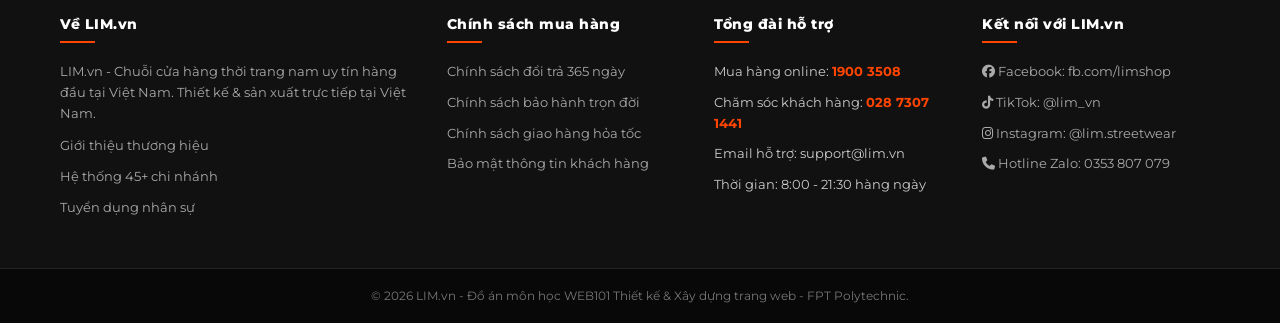
<file: contact.html>
<!DOCTYPE html>
<html lang="vi">

<head>
    <meta charset="UTF-8">
    <meta name="viewport" content="width=device-width, initial-scale=1.0">
    <title>Liên hệ &amp; Hệ thống cửa hàng - LIM.vn | Thời trang nam chính hãng</title>
    <!-- Font Awesome Icons -->
    <link rel="stylesheet" href="https://cdnjs.cloudflare.com/ajax/libs/font-awesome/6.4.0/css/all.min.css">
    <!-- CSS Stylesheet -->
    <link rel="stylesheet" href="css/structure.css">
    <link rel="stylesheet" href="css/mainStyle.css">
</head>

<body>

    <!-- =========================================================================
         1. HEADER / NAVBAR (DESKTOP HÀNG NGANG - MOBILE CỘT DỌC ẨN/HIỆN)
         ========================================================================= -->
    <header id="header_container">
        <div class="header_inner">

            <!-- Checkbox ẩn điều khiển đóng/mở Menu trên Mobile -->
            <input type="checkbox" id="menu-toggle">

            <!-- Nút bấm 3 gạch Hamburger icon (Chỉ hiện khi thu nhỏ < 900px) -->
            <label for="menu-toggle" class="menu-button" title="Mở / Đóng Menu">
                <span class="open-icon">&#9776;</span>
                <span class="close-icon">&times;</span>
            </label>

            <!-- Lớp phủ mờ nền khi menu mobile mở ra -->
            <label for="menu-toggle" class="menu_backdrop"></label>

            <!-- Logo LIM.vn -->
            <a href="index.html" class="logo">LIM<span>.vn</span></a>

            <!-- Menu điều hướng chính -->
            <nav class="nav_menu">
                <div class="nav_mobile_header">
                    <span>Danh mục sản phẩm LIM.vn</span>
                    <label for="menu-toggle" class="mobile_close_btn">&times;</label>
                </div>

                <a href="index.html">Trang chủ</a>
                <a href="index.html#banchay">Bán chạy</a>
                <a href="index.html#polo">Áo Polo</a>
                <a href="index.html#somi">Áo sơ mi</a>
                <a href="index.html#khoac">Áo khoác</a>
                <a href="index.html#quan">Quần Jeans</a>
                <a href="index.html#bangsize">Bảng size</a>
                <a href="index.html#dichvu">Dịch vụ</a>
                <a href="about.html">Giới thiệu</a>
                <a href="contact.html" class="active">Liên hệ</a>
            </nav>

            <!-- Tiện ích bên phải Header -->
            <div class="header_utils">
                <form action="index.html" method="get" class="header_search_form">
                    <input type="text" name="q" placeholder="Tìm sản phẩm...">
                    <button type="submit" class="search_icon_btn" title="Tìm kiếm"><i class="fa-solid fa-magnifying-glass"></i></button>
                </form>
                <a href="login.html" class="util_icon_link" title="Đăng nhập tài khoản"><i class="fa-regular fa-user"></i></a>
                <a href="product_detail.html" class="util_icon_link" title="Giỏ hàng">
                    <i class="fa-solid fa-bag-shopping"></i>
                    <span class="cart_badge">3</span>
                </a>
            </div>

        </div>
    </header>

    <!-- =========================================================================
         2. BỐ CỤC CHÍNH WEBSITE
         ========================================================================= -->
    <div id="container">
        <main id="main">

            <!-- Breadcrumb -->
            <div class="breadcrumb">
                <a href="index.html"><i class="fa-solid fa-house"></i> Trang chủ</a>
                <span>/</span>
                <strong>Hệ thống cửa hàng &amp; Liên hệ</strong>
            </div>

            <!-- Banner tiêu đề -->
            <div class="section_title">
                <span>Hệ thống trụ sở &amp; Chi nhánh LIM toàn quốc</span>
            </div>

            <!-- 4 Chi nhánh đại diện (Grid layout Y3) -->
            <section class="features_section" style="margin-bottom: 35px;">
                <div class="feature_box">
                    <div class="feature_icon"><i class="fa-solid fa-location-dot" style="color: var(--limOrange);"></i></div>
                    <div class="feature_text">
                        <h4>Trụ sở &amp; Flagship TP.HCM</h4>
                        <p>766 Võ Văn Kiệt, Phường 1, Quận 5, TP.HCM</p>
                        <p style="font-size: 11px; color: #888888; margin-top: 4px;">Hotline: 028 7307 1441</p>
                    </div>
                </div>
                <div class="feature_box">
                    <div class="feature_icon"><i class="fa-solid fa-building" style="color: var(--limOrange);"></i></div>
                    <div class="feature_text">
                        <h4>Chi nhánh Hà Nội</h4>
                        <p>120 Cầu Giấy, Q. Cầu Giấy, Hà Nội</p>
                        <p style="font-size: 11px; color: #888888; margin-top: 4px;">Hotline: 024 7300 2442</p>
                    </div>
                </div>
                <div class="feature_box">
                    <div class="feature_icon"><i class="fa-solid fa-shop" style="color: var(--limOrange);"></i></div>
                    <div class="feature_text">
                        <h4>Chi nhánh Đà Nẵng</h4>
                        <p>34 Lê Duẩn, Q. Hải Châu, TP. Đà Nẵng</p>
                        <p style="font-size: 11px; color: #888888; margin-top: 4px;">Hotline: 023 6730 3553</p>
                    </div>
                </div>
                <div class="feature_box">
                    <div class="feature_icon"><i class="fa-solid fa-store" style="color: var(--limOrange);"></i></div>
                    <div class="feature_text">
                        <h4>Chi nhánh Cần Thơ</h4>
                        <p>45 Đường 30/4, Q. Ninh Kiều, Cần Thơ</p>
                        <p style="font-size: 11px; color: #888888; margin-top: 4px;">Hotline: 029 2730 4664</p>
                    </div>
                </div>
            </section>

            <!-- Bảng giờ mở cửa & hỗ trợ (Table theo tiêu chuẩn Y1) -->
            <div class="section_title">
                <span>Lịch làm việc &amp; Tiếp nhận bảo hành cửa hàng</span>
            </div>
            <div style="background-color: #ffffff; padding: 25px; border-radius: 12px; border: 1px solid var(--limBorder); margin-bottom: 40px; box-shadow: 0 4px 15px rgba(0,0,0,0.05); overflow-x: auto;">
                <table class="size_table">
                    <thead>
                        <tr>
                            <th>Khu vực / Bộ phận</th>
                            <th>Ngày làm việc</th>
                            <th>Khung giờ phục vụ</th>
                            <th>Dịch vụ hỗ trợ tại chỗ</th>
                            <th>Trạng thái</th>
                        </tr>
                    </thead>
                    <tbody>
                        <tr>
                            <td><strong>Tất cả cửa hàng LIM</strong></td>
                            <td>Thứ 2 - Thứ 6</td>
                            <td>8:00 - 21:30</td>
                            <td>Thử đồ, Mua trực tiếp, Đổi size miễn phí</td>
                            <td><span style="color: #2e7d32; font-weight: 700;">● Đang mở cửa</span></td>
                        </tr>
                        <tr>
                            <td><strong>Tất cả cửa hàng LIM</strong></td>
                            <td>Thứ 7 &amp; Chủ Nhật</td>
                            <td>8:00 - 22:00</td>
                            <td>Phục vụ xuyên trưa, tư vấn phối đồ</td>
                            <td><span style="color: #2e7d32; font-weight: 700;">● Đang mở cửa</span></td>
                        </tr>
                        <tr>
                            <td><strong>Tổng đài tư vấn trực tuyến</strong></td>
                            <td>Tất cả các ngày trong tuần</td>
                            <td>7:30 - 22:00</td>
                            <td>Giải đáp đơn hàng online, tra cứu lộ trình</td>
                            <td><span style="color: #2e7d32; font-weight: 700;">● Trực 24/7</span></td>
                        </tr>
                        <tr>
                            <td><strong>Trung tâm bảo hành may mặc</strong></td>
                            <td>Thứ 2 - Thứ 7</td>
                            <td>9:00 - 18:00</td>
                            <td>Sửa đường chỉ trọn đời, dập cúc, thay dây kéo</td>
                            <td><span style="color: #2e7d32; font-weight: 700;">● Tiếp nhận</span></td>
                        </tr>
                    </tbody>
                </table>
            </div>

            <!-- Khối Liên hệ gửi form & Bản đồ Google Maps nhúng Iframe (Lab 8.1 & Đề Assignment) -->
            <div class="section_title">
                <span>Gửi yêu cầu hỗ trợ / Bản đồ vị trí</span>
            </div>

            <section class="contact_map_grid">
                <!-- Form gửi thắc mắc liên hệ (Thân thiện, không alert khó chịu) -->
                <div class="contact_form_box">
                    <h3><i class="fa-solid fa-headset" style="color: var(--limOrange); margin-right: 8px;"></i> Form tiếp nhận yêu cầu</h3>
                    <p style="font-size: 13px; color: #666666; margin-bottom: 20px;">
                        Quý khách vui lòng để lại thông tin, đội ngũ chăm sóc khách hàng của LIM sẽ liên hệ lại trong vòng 15 phút.
                    </p>

                    <form action="#" method="post" novalidate onsubmit="event.preventDefault(); document.getElementById('contact_feedback').style.display='block';">
                        <div class="form_group">
                            <label for="c_name">Họ và tên quý khách:</label>
                            <input type="text" id="c_name" name="c_name" class="form_control" placeholder="Ví dụ: Nguyễn Văn A">
                        </div>

                        <div class="form_group">
                            <label for="c_phone">Số điện thoại liên hệ:</label>
                            <input type="tel" id="c_phone" name="c_phone" class="form_control" placeholder="Ví dụ: 0901234567">
                        </div>

                        <div class="form_group">
                            <label for="c_email">Địa chỉ Email:</label>
                            <input type="email" id="c_email" name="c_email" class="form_control" placeholder="example@gmail.com">
                        </div>

                        <div class="form_group">
                            <label for="c_branch">Chi nhánh gần bạn nhất:</label>
                            <select id="c_branch" name="c_branch" class="form_control">
                                <option value="hcm">Trụ sở 766 Võ Văn Kiệt - TP. Hồ Chí Minh</option>
                                <option value="hn">Chi nhánh 120 Cầu Giấy - Hà Nội</option>
                                <option value="dn">Chi nhánh 34 Lê Duẩn - Đà Nẵng</option>
                                <option value="ct">Chi nhánh 45 Đường 30/4 - Cần Thơ</option>
                            </select>
                        </div>

                        <div class="form_group">
                            <label for="c_title">Tiêu đề thắc mắc:</label>
                            <input type="text" id="c_title" name="c_title" class="form_control" placeholder="Ví dụ: Hỏi tư vấn size áo / Bảo hành khóa kéo">
                        </div>

                        <div class="form_group">
                            <label for="c_content">Nội dung chi tiết:</label>
                            <textarea id="c_content" name="c_content" rows="3" class="form_control" placeholder="Mô tả chi tiết nội dung cần hỗ trợ..."></textarea>
                        </div>

                        <div style="margin-top: 15px;">
                            <button type="submit" class="btn_submit"><i class="fa-solid fa-paper-plane"></i> Gửi yêu cầu hỗ trợ</button>
                            <button type="reset" class="btn_reset"><i class="fa-solid fa-rotate-left"></i> Nhập lại</button>
                        </div>

                        <div id="contact_feedback" class="form_feedback_msg">
                            <i class="fa-solid fa-circle-check"></i> Cảm ơn bạn! Yêu cầu hỗ trợ đã được ghi nhận. Tư vấn viên LIM sẽ liên hệ lại với bạn sớm nhất.
                        </div>
                    </form>
                </div>

                <!-- Cột phải: Bản đồ Google Maps nhúng iframe theo Lab 8.1 -->
                <div class="map_embed_box">
                    <iframe 
                        title="Vị trí chi nhánh LIM"
                        src="https://www.google.com/maps/embed?pb=!1m18!1m12!1m3!1d3919.684534839841!2d106.67784381533427!3d10.758778662459952!2m3!1f0!2f0!3f0!3m2!1i1024!2i768!4f13.1!3m3!1m2!1s0x31752f1b88e1bfad%3A0xc39e99214777e486!2zNzY2IFbDtSBWxINuIEtp4buHdCwgUGjGsOG7nW5nIDEsIFF14bqtbiA1LCBUaMOgbmggcGjhu5EgSOG7kyBDaMOtIE1pbmgsIFZp4buHdCBOYW0!5e0!3m2!1svi!2s!4v1700000000000!5m2!1svi!2s" 
                        allowfullscreen="" 
                        loading="lazy" 
                        referrerpolicy="no-referrer-when-downgrade">
                    </iframe>
                </div>
            </section>

        </main>
    </div>

    <!-- =========================================================================
         3. FOOTER THƯƠNG HIỆU LIM.VN
         ========================================================================= -->
    <footer id="footer">
        <div class="footer_inner">
            <div class="footer_col">
                <h4>Về LIM.vn</h4>
                <p style="font-size: 13px; line-height: 1.6; margin-bottom: 12px; color: #aaaaaa;">
                    LIM.vn - Chuỗi cửa hàng thời trang nam uy tín hàng đầu tại Việt Nam. Thiết kế &amp; sản xuất trực tiếp tại Việt Nam.
                </p>
                <ul>
                    <li><a href="about.html">Giới thiệu thương hiệu</a></li>
                    <li><a href="contact.html">Hệ thống 45+ chi nhánh</a></li>
                    <li><a href="about.html">Tuyển dụng nhân sự</a></li>
                </ul>
            </div>

            <div class="footer_col">
                <h4>Chính sách mua hàng</h4>
                <ul>
                    <li><a href="#">Chính sách đổi trả 365 ngày</a></li>
                    <li><a href="#">Chính sách bảo hành trọn đời</a></li>
                    <li><a href="#">Chính sách giao hàng hỏa tốc</a></li>
                    <li><a href="#">Bảo mật thông tin khách hàng</a></li>
                </ul>
            </div>

            <div class="footer_col">
                <h4>Tổng đài hỗ trợ</h4>
                <ul>
                    <li>Mua hàng online: <b>1900 3508</b></li>
                    <li>Chăm sóc khách hàng: <b>028 7307 1441</b></li>
                    <li>Email hỗ trợ: support@lim.vn</li>
                    <li>Thời gian: 8:00 - 21:30 hàng ngày</li>
                </ul>
            </div>

            <div class="footer_col">
                <h4>Kết nối với LIM.vn</h4>
                <ul>
                    <li><a href="#"><i class="fa-brands fa-facebook"></i> Facebook: fb.com/limshop</a></li>
                    <li><a href="#"><i class="fa-brands fa-tiktok"></i> TikTok: @lim_vn</a></li>
                    <li><a href="#"><i class="fa-brands fa-instagram"></i> Instagram: @lim.streetwear</a></li>
                    <li><a href="#"><i class="fa-solid fa-phone"></i> Hotline Zalo: 0353 807 079</a></li>
                </ul>
            </div>
        </div>

        <div class="footer_bottom">
            &copy; 2026 LIM.vn - Đồ án môn học WEB101 Thiết kế &amp; Xây dựng trang web - FPT Polytechnic.
        </div>
    </footer>

</body>

</html>
</file>
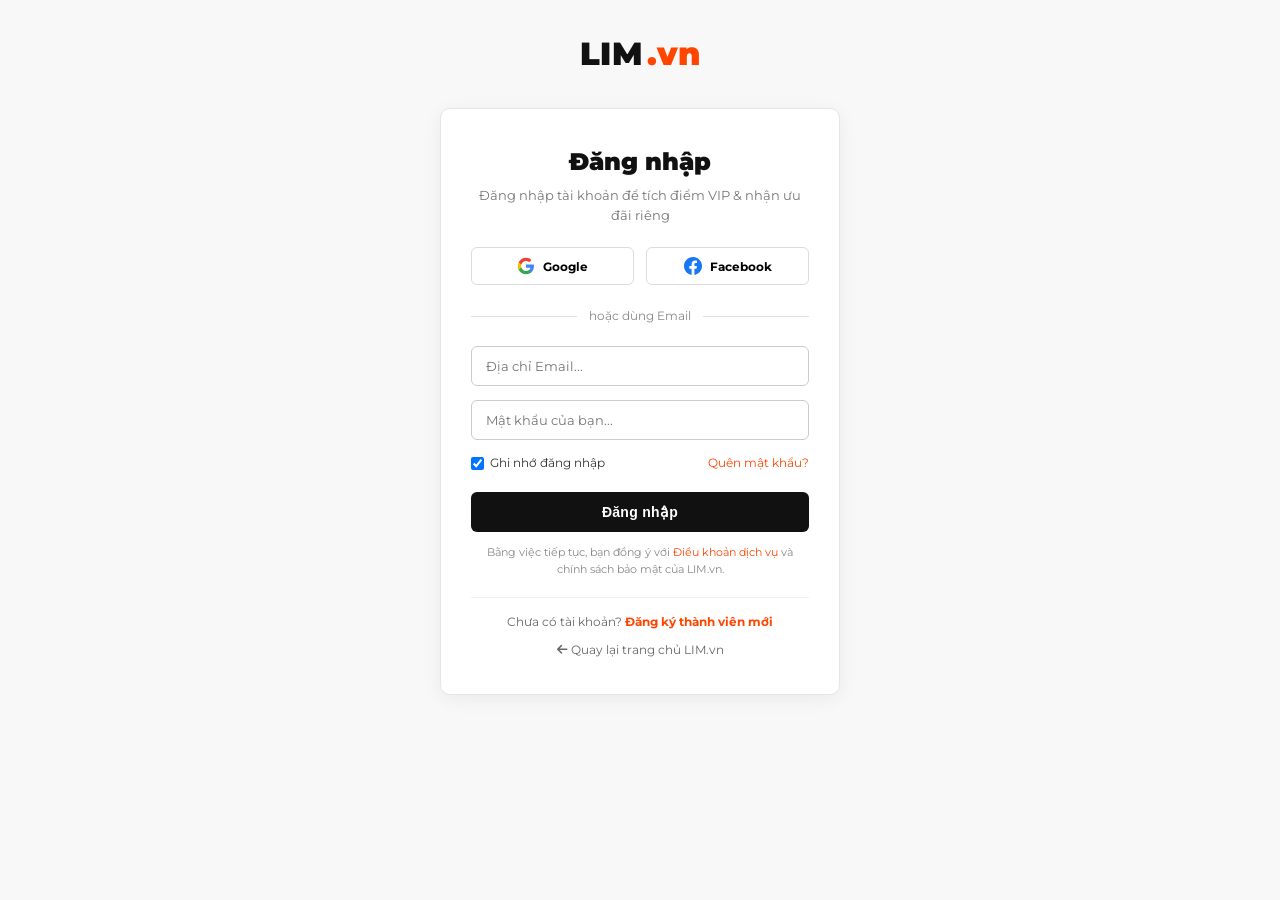
<file: login.html>
<!DOCTYPE html>
<html lang="vi">

<head>
    <meta charset="UTF-8">
    <meta name="viewport" content="width=device-width, initial-scale=1.0">
    <title>Đăng nhập thành viên - LIM.vn | Thời trang nam chính hãng</title>
    <!-- Font Awesome Icons -->
    <link rel="stylesheet" href="https://cdnjs.cloudflare.com/ajax/libs/font-awesome/6.4.0/css/all.min.css">
    <!-- CSS Stylesheet -->
    <link rel="stylesheet" href="css/structure.css">
    <link rel="stylesheet" href="css/mainStyle.css">
</head>

<body class="auth_body">

    <!-- Header Logo tối giản của trang xác thực -->
    <div class="auth_header">
        <a href="index.html" class="logo" style="justify-content: center; font-size: 32px;">LIM<span>.vn</span></a>
    </div>

    <div class="auth_container">
        <div class="auth_box">
            <h2>Đăng nhập</h2>
            <p class="auth_subtitle">Đăng nhập tài khoản để tích điểm VIP &amp; nhận ưu đãi riêng</p>

            <!-- Đăng nhập nhanh qua Mạng xã hội (Lab 7.2) -->
            <div class="social_login">
                <button type="button" class="btn_social btn_google" onclick="window.location.href='index.html'">
                    <svg width="18" height="18" viewBox="0 0 24 24"><path fill="#4285F4" d="M22.56 12.25c0-.78-.07-1.53-.2-2.25H12v4.26h5.92c-.26 1.37-1.04 2.53-2.21 3.31v2.77h3.57c2.08-1.92 3.28-4.74 3.28-8.09z"/><path fill="#34A853" d="M12 23c2.97 0 5.46-.98 7.28-2.66l-3.57-2.77c-.98.66-2.23 1.06-3.71 1.06-2.86 0-5.29-1.93-6.16-4.53H2.18v2.84C3.99 20.53 7.7 23 12 23z"/><path fill="#FBBC05" d="M5.84 14.09c-.22-.66-.35-1.36-.35-2.09s.13-1.43.35-2.09V7.06H2.18C1.43 8.55 1 10.22 1 12s.43 3.45 1.18 4.94l2.85-2.22.81-.63z"/><path fill="#EA4335" d="M12 5.38c1.62 0 3.06.56 4.21 1.64l3.15-3.15C17.45 2.09 14.97 1 12 1 7.7 1 3.99 3.47 2.18 7.06l3.66 2.84c.87-2.6 3.3-4.52 6.16-4.52z"/></svg>
                    Google
                </button>
                <button type="button" class="btn_social btn_facebook" onclick="window.location.href='index.html'">
                    <svg width="18" height="18" viewBox="0 0 24 24"><path fill="#1877F2" d="M24 12.073c0-6.627-5.373-12-12-12s-12 5.373-12 12c0 5.99 4.388 10.954 10.125 11.854v-8.385H7.078v-3.47h3.047V9.43c0-3.007 1.792-4.669 4.533-4.669 1.312 0 2.686.235 2.686.235v2.953H15.83c-1.491 0-1.956.925-1.956 1.874v2.25h3.328l-.532 3.47h-2.796v8.385C19.612 23.027 24 18.062 24 12.073z"/></svg>
                    Facebook
                </button>
            </div>

            <div class="divider_or">
                <span>hoặc dùng Email</span>
            </div>

            <!-- Form đăng nhập -->
            <form action="index.html" method="get" class="auth_form" novalidate onsubmit="event.preventDefault(); window.location.href='index.html';">
                <div class="input_field">
                    <input type="email" name="login_email" placeholder="Địa chỉ Email..." required>
                </div>
                <div class="input_field">
                    <input type="password" name="login_pass" placeholder="Mật khẩu của bạn..." required>
                </div>

                <div style="display: flex; justify-content: space-between; align-items: center; margin: 12px 0; font-size: 12px;">
                    <label style="display: flex; align-items: center; gap: 6px; cursor: pointer;">
                        <input type="checkbox" name="remember_me" checked> Ghi nhớ đăng nhập
                    </label>
                    <a href="#" style="color: var(--limOrange); text-decoration: none;">Quên mật khẩu?</a>
                </div>

                <button type="submit" class="btn_auth_submit">Đăng nhập</button>

                <p class="auth_terms">
                    Bằng việc tiếp tục, bạn đồng ý với <a href="about.html">Điều khoản dịch vụ</a> và chính sách bảo mật của LIM.vn.
                </p>
            </form>

            <div class="auth_switch">
                Chưa có tài khoản? <a href="register.html">Đăng ký thành viên mới</a><br>
                <div style="margin-top: 10px;">
                    <a href="index.html" style="color: #666666; font-weight: normal;"><i class="fa-solid fa-arrow-left"></i> Quay lại trang chủ LIM.vn</a>
                </div>
            </div>
        </div>
    </div>

</body>

</html>
</file>
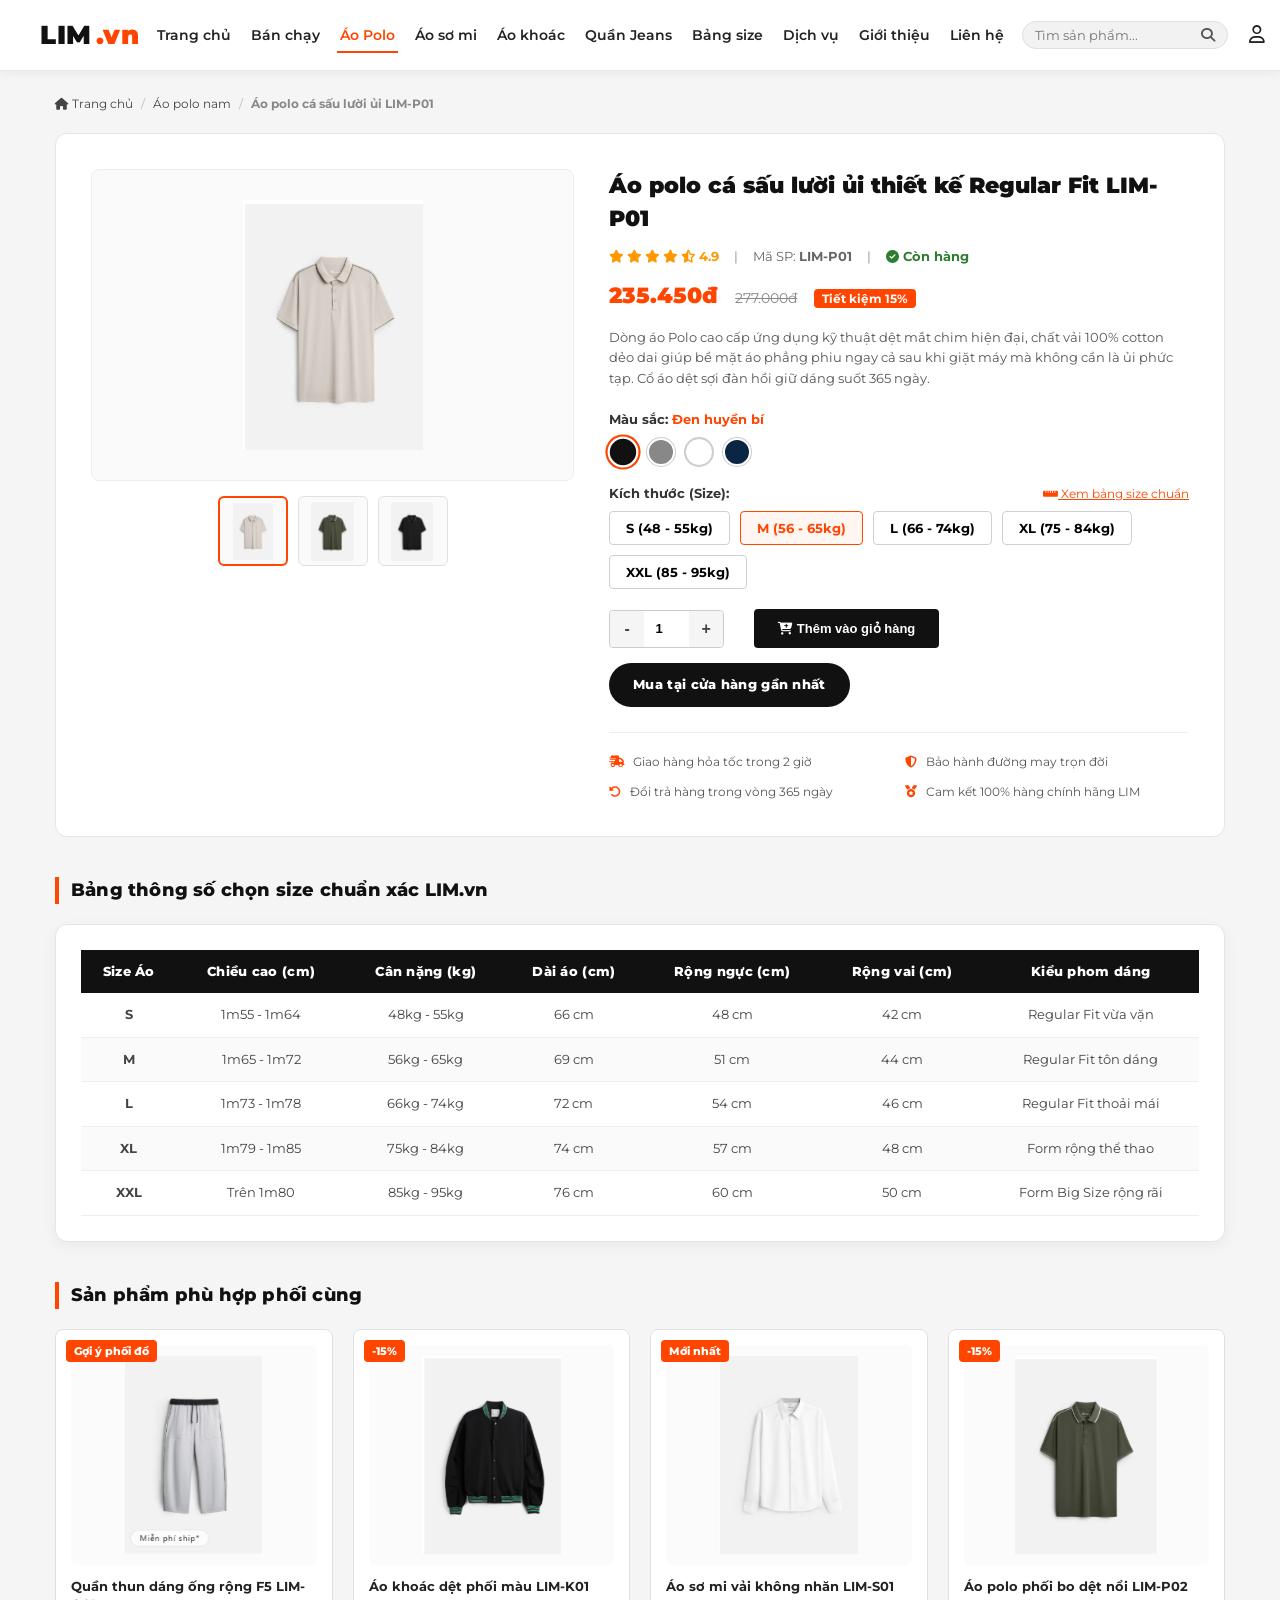
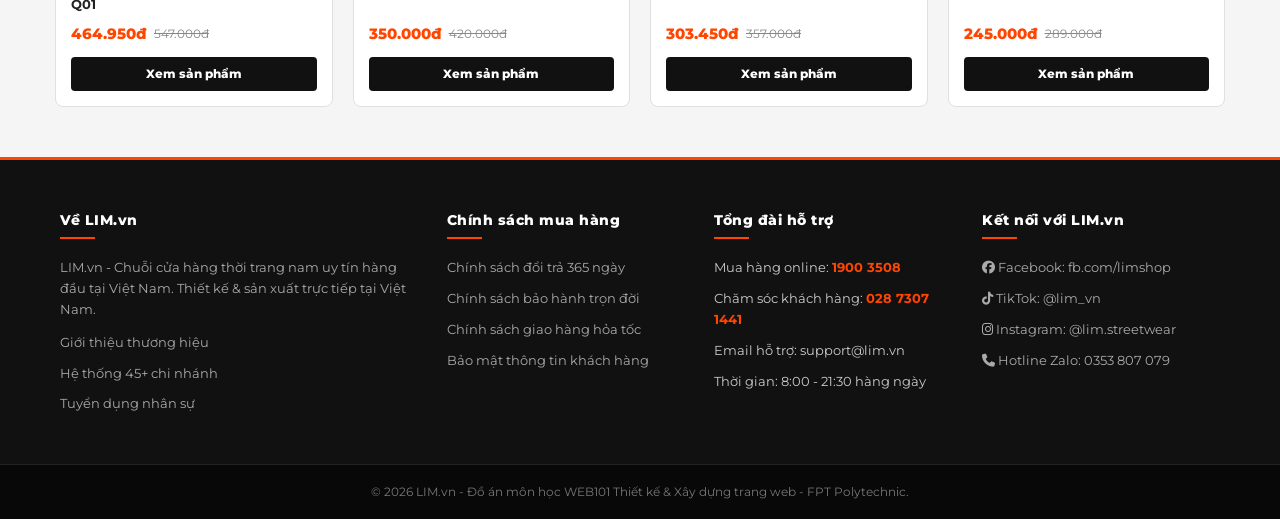
<file: product_detail.html>
<!DOCTYPE html>
<html lang="vi">

<head>
    <meta charset="UTF-8">
    <meta name="viewport" content="width=device-width, initial-scale=1.0">
    <title>Áo polo cá sấu lười ủi LIM-P01 - LIM.vn | Thời trang nam chính hãng</title>
    <!-- Font Awesome Icons -->
    <link rel="stylesheet" href="https://cdnjs.cloudflare.com/ajax/libs/font-awesome/6.4.0/css/all.min.css">
    <!-- CSS Stylesheet -->
    <link rel="stylesheet" href="css/structure.css">
    <link rel="stylesheet" href="css/mainStyle.css">
</head>

<body>

    <!-- =========================================================================
         1. HEADER / NAVBAR (DESKTOP HÀNG NGANG - MOBILE CỘT DỌC ẨN/HIỆN)
         ========================================================================= -->
    <header id="header_container">
        <div class="header_inner">

            <!-- Checkbox ẩn điều khiển đóng/mở Menu trên Mobile -->
            <input type="checkbox" id="menu-toggle">

            <!-- Nút bấm 3 gạch Hamburger icon (Chỉ hiện khi thu nhỏ < 900px) -->
            <label for="menu-toggle" class="menu-button" title="Mở / Đóng Menu">
                <span class="open-icon">&#9776;</span>
                <span class="close-icon">&times;</span>
            </label>

            <!-- Lớp phủ mờ nền khi menu mobile mở ra -->
            <label for="menu-toggle" class="menu_backdrop"></label>

            <!-- Logo LIM.vn -->
            <a href="index.html" class="logo">LIM<span>.vn</span></a>

            <!-- Menu điều hướng chính -->
            <nav class="nav_menu">
                <div class="nav_mobile_header">
                    <span>Danh mục sản phẩm LIM.vn</span>
                    <label for="menu-toggle" class="mobile_close_btn">&times;</label>
                </div>

                <a href="index.html">Trang chủ</a>
                <a href="index.html#banchay">Bán chạy</a>
                <a href="index.html#polo" class="active">Áo Polo</a>
                <a href="index.html#somi">Áo sơ mi</a>
                <a href="index.html#khoac">Áo khoác</a>
                <a href="index.html#quan">Quần Jeans</a>
                <a href="index.html#bangsize">Bảng size</a>
                <a href="index.html#dichvu">Dịch vụ</a>
                <a href="about.html">Giới thiệu</a>
                <a href="contact.html">Liên hệ</a>
            </nav>

            <!-- Tiện ích bên phải Header -->
            <div class="header_utils">
                <form action="index.html" method="get" class="header_search_form">
                    <input type="text" name="q" placeholder="Tìm sản phẩm...">
                    <button type="submit" class="search_icon_btn" title="Tìm kiếm"><i class="fa-solid fa-magnifying-glass"></i></button>
                </form>
                <a href="login.html" class="util_icon_link" title="Đăng nhập tài khoản"><i class="fa-regular fa-user"></i></a>
                <a href="product_detail.html" class="util_icon_link" title="Giỏ hàng">
                    <i class="fa-solid fa-bag-shopping"></i>
                    <span class="cart_badge">3</span>
                </a>
            </div>

        </div>
    </header>

    <!-- =========================================================================
         2. BỐ CỤC CHÍNH WEBSITE
         ========================================================================= -->
    <div id="container">
        <main id="main">

            <!-- Breadcrumb điều hướng -->
            <div class="breadcrumb">
                <a href="index.html"><i class="fa-solid fa-house"></i> Trang chủ</a>
                <span>/</span>
                <a href="index.html#polo">Áo polo nam</a>
                <span>/</span>
                <strong>Áo polo cá sấu lười ủi LIM-P01</strong>
            </div>

            <!-- Khối chi tiết sản phẩm chính (CSS Grid & Flexbox theo Y3) -->
            <section class="detail_container">
                <!-- Cột trái: Hình ảnh sản phẩm -->
                <div style="display: flex; flex-direction: column; gap: 15px;">
                    <div class="detail_img">
                        <img id="mainProductImg" src="images/polo1.png" alt="Áo Polo Cá Sấu LIM-P01">
                    </div>
                    <!-- Bộ hình thu nhỏ (Thumbnails) -->
                    <div style="display: flex; gap: 10px; justify-content: center;">
                        <img src="images/polo1.png" alt="Polo 1" style="width: 70px; height: 70px; object-fit: contain; border: 2px solid var(--limOrange); border-radius: 6px; cursor: pointer; padding: 4px; background: #fafafa;" onclick="document.getElementById('mainProductImg').src=this.src;">
                        <img src="images/polo2.png" alt="Polo 2" style="width: 70px; height: 70px; object-fit: contain; border: 1px solid #e0e0e0; border-radius: 6px; cursor: pointer; padding: 4px; background: #fafafa;" onclick="document.getElementById('mainProductImg').src=this.src;">
                        <img src="images/polo3.png" alt="Polo 3" style="width: 70px; height: 70px; object-fit: contain; border: 1px solid #e0e0e0; border-radius: 6px; cursor: pointer; padding: 4px; background: #fafafa;" onclick="document.getElementById('mainProductImg').src=this.src;">
                    </div>
                </div>

                <!-- Cột phải: Thông tin & Đặt mua sản phẩm -->
                <div class="detail_info">
                    <h1>Áo polo cá sấu lười ủi thiết kế Regular Fit LIM-P01</h1>
                    
                    <div style="display: flex; align-items: center; gap: 15px; margin-bottom: 12px; font-size: 13px;">
                        <span style="color: #ff9800;">
                            <i class="fa-solid fa-star"></i>
                            <i class="fa-solid fa-star"></i>
                            <i class="fa-solid fa-star"></i>
                            <i class="fa-solid fa-star"></i>
                            <i class="fa-solid fa-star-half-stroke"></i>
                            <strong>4.9</strong>
                        </span>
                        <span style="color: #888888;">|</span>
                        <span style="color: #666666;">Mã SP: <strong>LIM-P01</strong></span>
                        <span style="color: #888888;">|</span>
                        <span style="color: #2e7d32; font-weight: 700;"><i class="fa-solid fa-circle-check"></i> Còn hàng</span>
                    </div>

                    <div class="detail_price">
                        235.450đ
                        <span class="old_price">277.000đ</span>
                        <span style="font-size: 12px; background: #ff4500; color: #fff; padding: 2px 8px; border-radius: 4px; font-weight: 700; margin-left: 10px;">Tiết kiệm 15%</span>
                    </div>

                    <p style="font-size: 13px; line-height: 1.6; color: #555555; margin-bottom: 20px;">
                        Dòng áo Polo cao cấp ứng dụng kỹ thuật dệt mắt chim hiện đại, chất vải 100% cotton dẻo dai giúp bề mặt áo phẳng phiu ngay cả sau khi giặt máy mà không cần là ủi phức tạp. Cổ áo dệt sợi đàn hồi giữ dáng suốt 365 ngày.
                    </p>

                    <form action="#" method="post" novalidate onsubmit="event.preventDefault(); document.getElementById('cart_added_alert').style.display='block';">
                        <!-- Chọn màu sắc -->
                        <div style="margin-bottom: 18px;">
                            <label style="font-size: 13px; font-weight: 700; color: #333333;">Màu sắc: <span id="color_name" style="color: var(--limOrange);">Đen huyền bí</span></label>
                            <div class="color_pill_group">
                                <div class="color_dot active" style="background-color: #111111;" title="Đen" onclick="document.querySelectorAll('.color_dot').forEach(d=>d.classList.remove('active')); this.classList.add('active'); document.getElementById('color_name').innerText='Đen huyền bí';"></div>
                                <div class="color_dot" style="background-color: #888888;" title="Xám tiêu" onclick="document.querySelectorAll('.color_dot').forEach(d=>d.classList.remove('active')); this.classList.add('active'); document.getElementById('color_name').innerText='Xám tiêu thời thượng';"></div>
                                <div class="color_dot" style="background-color: #ffffff; border: 1px solid #ccc;" title="Trắng" onclick="document.querySelectorAll('.color_dot').forEach(d=>d.classList.remove('active')); this.classList.add('active'); document.getElementById('color_name').innerText='Trắng tinh thanh lịch';"></div>
                                <div class="color_dot" style="background-color: #0b2545;" title="Xanh Navy" onclick="document.querySelectorAll('.color_dot').forEach(d=>d.classList.remove('active')); this.classList.add('active'); document.getElementById('color_name').innerText='Xanh Navy nam tính';"></div>
                            </div>
                        </div>

                        <!-- Chọn kích cỡ (Size) -->
                        <div style="margin-bottom: 18px;">
                            <div style="display: flex; justify-content: space-between; align-items: center;">
                                <label style="font-size: 13px; font-weight: 700; color: #333333;">Kích thước (Size):</label>
                                <a href="#bangsize_chitiet" style="font-size: 12px; color: var(--limOrange); text-decoration: underline;"><i class="fa-solid fa-ruler-horizontal"></i> Xem bảng size chuẩn</a>
                            </div>
                            <div class="size_pill_group">
                                <button type="button" class="size_pill_btn" onclick="document.querySelectorAll('.size_pill_btn').forEach(b=>b.classList.remove('active')); this.classList.add('active');">S (48 - 55kg)</button>
                                <button type="button" class="size_pill_btn active" onclick="document.querySelectorAll('.size_pill_btn').forEach(b=>b.classList.remove('active')); this.classList.add('active');">M (56 - 65kg)</button>
                                <button type="button" class="size_pill_btn" onclick="document.querySelectorAll('.size_pill_btn').forEach(b=>b.classList.remove('active')); this.classList.add('active');">L (66 - 74kg)</button>
                                <button type="button" class="size_pill_btn" onclick="document.querySelectorAll('.size_pill_btn').forEach(b=>b.classList.remove('active')); this.classList.add('active');">XL (75 - 84kg)</button>
                                <button type="button" class="size_pill_btn" onclick="document.querySelectorAll('.size_pill_btn').forEach(b=>b.classList.remove('active')); this.classList.add('active');">XXL (85 - 95kg)</button>
                            </div>
                        </div>

                        <!-- Chọn số lượng & Nút hành động -->
                        <div style="display: flex; align-items: center; margin-top: 20px; flex-wrap: wrap; gap: 15px;">
                            <div class="qty_selector">
                                <button type="button" class="qty_btn" onclick="let q=document.getElementById('product_qty'); if(q.value>1) q.value--;">-</button>
                                <input type="number" id="product_qty" name="product_qty" value="1" min="1" max="99" class="qty_input">
                                <button type="button" class="qty_btn" onclick="let q=document.getElementById('product_qty'); q.value++;">+</button>
                            </div>

                            <button type="submit" class="btn_buy" style="border: none; padding: 12px 24px; font-size: 13px; cursor: pointer; width: auto;">
                                <i class="fa-solid fa-cart-plus"></i> Thêm vào giỏ hàng
                            </button>

                            <a href="contact.html" class="poster_btn" style="background-color: #111111; color: #ffffff; padding: 12px 24px; font-size: 13px;">
                                Mua tại cửa hàng gần nhất
                            </a>
                        </div>

                        <!-- Thông báo thêm giỏ hàng thành công -->
                        <div id="cart_added_alert" class="form_feedback_msg">
                            <i class="fa-solid fa-circle-check"></i> Đã thêm 01 Áo Polo Cá Sấu LIM-P01 vào giỏ hàng thành công!
                        </div>
                    </form>

                    <!-- Cam kết dịch vụ khách hàng -->
                    <div style="display: grid; grid-template-columns: 1fr 1fr; gap: 12px; margin-top: 25px; padding-top: 20px; border-top: 1px solid #eeeeee; font-size: 12px; color: #555555;">
                        <div><i class="fa-solid fa-truck-fast" style="color: var(--limOrange); margin-right: 6px;"></i> Giao hàng hỏa tốc trong 2 giờ</div>
                        <div><i class="fa-solid fa-shield-halved" style="color: var(--limOrange); margin-right: 6px;"></i> Bảo hành đường may trọn đời</div>
                        <div><i class="fa-solid fa-rotate-left" style="color: var(--limOrange); margin-right: 6px;"></i> Đổi trả hàng trong vòng 365 ngày</div>
                        <div><i class="fa-solid fa-medal" style="color: var(--limOrange); margin-right: 6px;"></i> Cam kết 100% hàng chính hãng LIM</div>
                    </div>
                </div>
            </section>

            <!-- Bảng thông số đo đạc chuẩn theo chiều cao cân nặng (Y1 Table) -->
            <div id="bangsize_chitiet" class="section_title">
                <span>Bảng thông số chọn size chuẩn xác LIM.vn</span>
            </div>
            <div style="background-color: #ffffff; padding: 25px; border-radius: 12px; border: 1px solid var(--limBorder); margin-bottom: 40px; box-shadow: 0 4px 15px rgba(0,0,0,0.05); overflow-x: auto;">
                <table class="size_table">
                    <thead>
                        <tr>
                            <th>Size Áo</th>
                            <th>Chiều cao (cm)</th>
                            <th>Cân nặng (kg)</th>
                            <th>Dài áo (cm)</th>
                            <th>Rộng ngực (cm)</th>
                            <th>Rộng vai (cm)</th>
                            <th>Kiểu phom dáng</th>
                        </tr>
                    </thead>
                    <tbody>
                        <tr>
                            <td><strong>S</strong></td>
                            <td>1m55 - 1m64</td>
                            <td>48kg - 55kg</td>
                            <td>66 cm</td>
                            <td>48 cm</td>
                            <td>42 cm</td>
                            <td>Regular Fit vừa vặn</td>
                        </tr>
                        <tr>
                            <td><strong>M</strong></td>
                            <td>1m65 - 1m72</td>
                            <td>56kg - 65kg</td>
                            <td>69 cm</td>
                            <td>51 cm</td>
                            <td>44 cm</td>
                            <td>Regular Fit tôn dáng</td>
                        </tr>
                        <tr>
                            <td><strong>L</strong></td>
                            <td>1m73 - 1m78</td>
                            <td>66kg - 74kg</td>
                            <td>72 cm</td>
                            <td>54 cm</td>
                            <td>46 cm</td>
                            <td>Regular Fit thoải mái</td>
                        </tr>
                        <tr>
                            <td><strong>XL</strong></td>
                            <td>1m79 - 1m85</td>
                            <td>75kg - 84kg</td>
                            <td>74 cm</td>
                            <td>57 cm</td>
                            <td>48 cm</td>
                            <td>Form rộng thể thao</td>
                        </tr>
                        <tr>
                            <td><strong>XXL</strong></td>
                            <td>Trên 1m80</td>
                            <td>85kg - 95kg</td>
                            <td>76 cm</td>
                            <td>60 cm</td>
                            <td>50 cm</td>
                            <td>Form Big Size rộng rãi</td>
                        </tr>
                    </tbody>
                </table>
            </div>

            <!-- Sản phẩm liên quan / Đề xuất mua cùng (CSS Grid 4 cột theo Y3) -->
            <div class="section_title">
                <span>Sản phẩm phù hợp phối cùng</span>
            </div>

            <section class="product_grid">
                <!-- Sản phẩm 1 -->
                <div class="product_card">
                    <div class="badge_discount">Gợi ý phối đồ</div>
                    <div class="product_img_wrap">
                        <img src="images/quan1.png" alt="Quần Thun LIM" class="prod_img">
                    </div>
                    <div class="prod_body">
                        <h3 class="prod_name"><a href="product_detail.html">Quần thun dáng ống rộng F5 LIM-Q01</a></h3>
                        <div class="price_box">
                            <span class="curr_price">464.950đ</span>
                            <span class="old_price">547.000đ</span>
                        </div>
                        <a href="index.html#lightbox-quan1" class="btn_buy">Xem sản phẩm</a>
                    </div>
                </div>

                <!-- Sản phẩm 2 -->
                <div class="product_card">
                    <div class="badge_discount">-15%</div>
                    <div class="product_img_wrap">
                        <img src="images/khoac1.png" alt="Áo Khoác LIM" class="prod_img">
                    </div>
                    <div class="prod_body">
                        <h3 class="prod_name"><a href="product_detail.html">Áo khoác dệt phối màu LIM-K01</a></h3>
                        <div class="price_box">
                            <span class="curr_price">350.000đ</span>
                            <span class="old_price">420.000đ</span>
                        </div>
                        <a href="index.html#lightbox-khoac1" class="btn_buy">Xem sản phẩm</a>
                    </div>
                </div>

                <!-- Sản phẩm 3 -->
                <div class="product_card">
                    <div class="badge_discount">Mới nhất</div>
                    <div class="product_img_wrap">
                        <img src="images/somi1.png" alt="Áo Sơ Mi LIM" class="prod_img">
                    </div>
                    <div class="prod_body">
                        <h3 class="prod_name"><a href="product_detail.html">Áo sơ mi vải không nhăn LIM-S01</a></h3>
                        <div class="price_box">
                            <span class="curr_price">303.450đ</span>
                            <span class="old_price">357.000đ</span>
                        </div>
                        <a href="index.html#lightbox-somi1" class="btn_buy">Xem sản phẩm</a>
                    </div>
                </div>

                <!-- Sản phẩm 4 -->
                <div class="product_card">
                    <div class="badge_discount">-15%</div>
                    <div class="product_img_wrap">
                        <img src="images/polo2.png" alt="Áo Polo Phối Bo LIM" class="prod_img">
                    </div>
                    <div class="prod_body">
                        <h3 class="prod_name"><a href="product_detail.html">Áo polo phối bo dệt nổi LIM-P02</a></h3>
                        <div class="price_box">
                            <span class="curr_price">245.000đ</span>
                            <span class="old_price">289.000đ</span>
                        </div>
                        <a href="index.html#polo" class="btn_buy">Xem sản phẩm</a>
                    </div>
                </div>
            </section>

        </main>
    </div>

    <!-- =========================================================================
         3. FOOTER THƯƠNG HIỆU LIM.VN
         ========================================================================= -->
    <footer id="footer">
        <div class="footer_inner">
            <div class="footer_col">
                <h4>Về LIM.vn</h4>
                <p style="font-size: 13px; line-height: 1.6; margin-bottom: 12px; color: #aaaaaa;">
                    LIM.vn - Chuỗi cửa hàng thời trang nam uy tín hàng đầu tại Việt Nam. Thiết kế &amp; sản xuất trực tiếp tại Việt Nam.
                </p>
                <ul>
                    <li><a href="about.html">Giới thiệu thương hiệu</a></li>
                    <li><a href="contact.html">Hệ thống 45+ chi nhánh</a></li>
                    <li><a href="about.html">Tuyển dụng nhân sự</a></li>
                </ul>
            </div>

            <div class="footer_col">
                <h4>Chính sách mua hàng</h4>
                <ul>
                    <li><a href="#">Chính sách đổi trả 365 ngày</a></li>
                    <li><a href="#">Chính sách bảo hành trọn đời</a></li>
                    <li><a href="#">Chính sách giao hàng hỏa tốc</a></li>
                    <li><a href="#">Bảo mật thông tin khách hàng</a></li>
                </ul>
            </div>

            <div class="footer_col">
                <h4>Tổng đài hỗ trợ</h4>
                <ul>
                    <li>Mua hàng online: <b>1900 3508</b></li>
                    <li>Chăm sóc khách hàng: <b>028 7307 1441</b></li>
                    <li>Email hỗ trợ: support@lim.vn</li>
                    <li>Thời gian: 8:00 - 21:30 hàng ngày</li>
                </ul>
            </div>

            <div class="footer_col">
                <h4>Kết nối với LIM.vn</h4>
                <ul>
                    <li><a href="#"><i class="fa-brands fa-facebook"></i> Facebook: fb.com/limshop</a></li>
                    <li><a href="#"><i class="fa-brands fa-tiktok"></i> TikTok: @lim_vn</a></li>
                    <li><a href="#"><i class="fa-brands fa-instagram"></i> Instagram: @lim.streetwear</a></li>
                    <li><a href="#"><i class="fa-solid fa-phone"></i> Hotline Zalo: 0353 807 079</a></li>
                </ul>
            </div>
        </div>

        <div class="footer_bottom">
            &copy; 2026 LIM.vn - Đồ án môn học WEB101 Thiết kế &amp; Xây dựng trang web - FPT Polytechnic.
        </div>
    </footer>

</body>

</html>
</file>
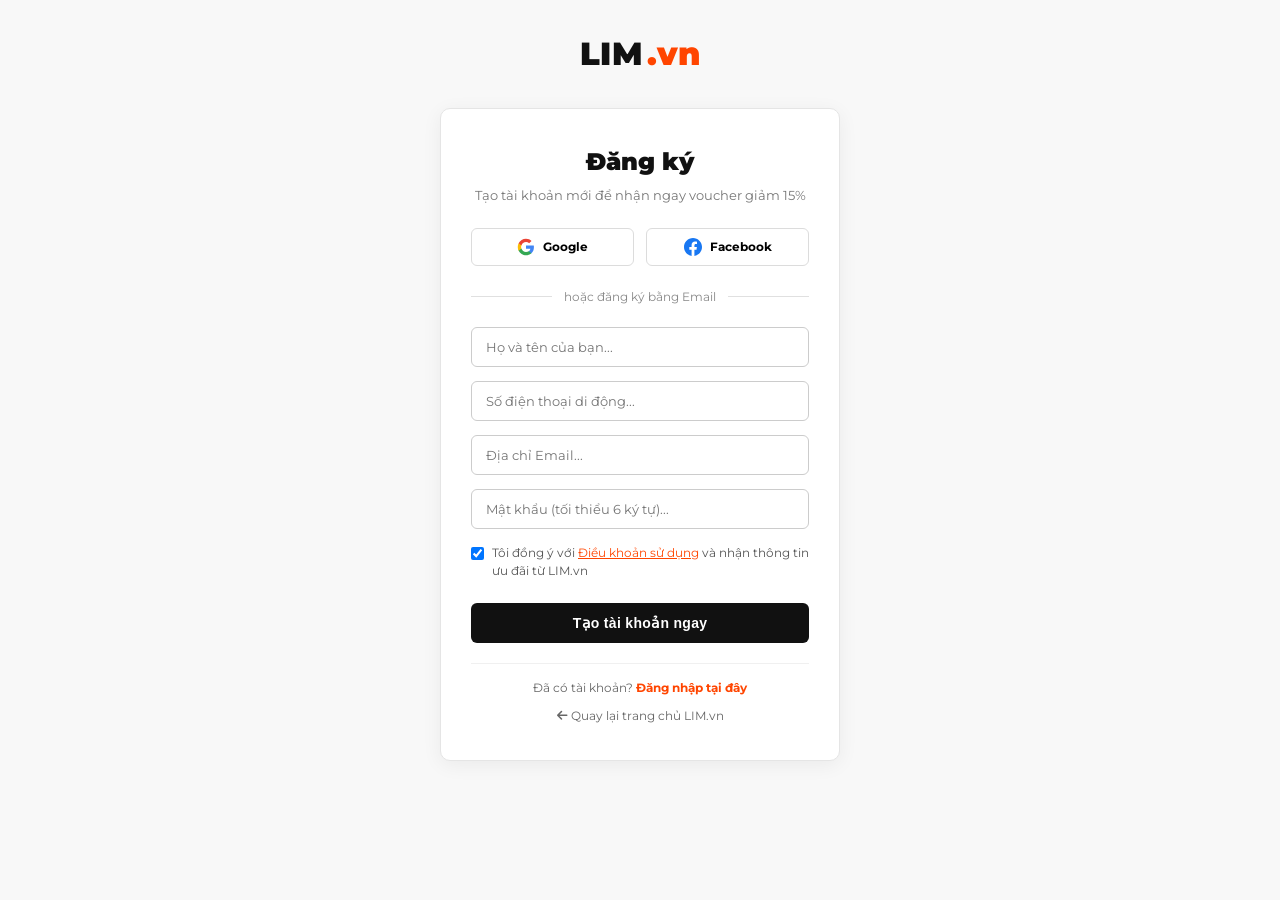
<file: register.html>
<!DOCTYPE html>
<html lang="vi">

<head>
    <meta charset="UTF-8">
    <meta name="viewport" content="width=device-width, initial-scale=1.0">
    <title>Đăng ký thành viên - LIM.vn | Thời trang nam chính hãng</title>
    <!-- Font Awesome Icons -->
    <link rel="stylesheet" href="https://cdnjs.cloudflare.com/ajax/libs/font-awesome/6.4.0/css/all.min.css">
    <!-- CSS Stylesheet -->
    <link rel="stylesheet" href="css/structure.css">
    <link rel="stylesheet" href="css/mainStyle.css">
</head>

<body class="auth_body">

    <!-- Header Logo tối giản của trang xác thực -->
    <div class="auth_header">
        <a href="index.html" class="logo" style="justify-content: center; font-size: 32px;">LIM<span>.vn</span></a>
    </div>

    <div class="auth_container">
        <div class="auth_box">
            <h2>Đăng ký</h2>
            <p class="auth_subtitle">Tạo tài khoản mới để nhận ngay voucher giảm 15%</p>

            <!-- Đăng ký nhanh qua Mạng xã hội (Lab 7.2) -->
            <div class="social_login">
                <button type="button" class="btn_social btn_google" onclick="window.location.href='index.html'">
                    <svg width="18" height="18" viewBox="0 0 24 24"><path fill="#4285F4" d="M22.56 12.25c0-.78-.07-1.53-.2-2.25H12v4.26h5.92c-.26 1.37-1.04 2.53-2.21 3.31v2.77h3.57c2.08-1.92 3.28-4.74 3.28-8.09z"/><path fill="#34A853" d="M12 23c2.97 0 5.46-.98 7.28-2.66l-3.57-2.77c-.98.66-2.23 1.06-3.71 1.06-2.86 0-5.29-1.93-6.16-4.53H2.18v2.84C3.99 20.53 7.7 23 12 23z"/><path fill="#FBBC05" d="M5.84 14.09c-.22-.66-.35-1.36-.35-2.09s.13-1.43.35-2.09V7.06H2.18C1.43 8.55 1 10.22 1 12s.43 3.45 1.18 4.94l2.85-2.22.81-.63z"/><path fill="#EA4335" d="M12 5.38c1.62 0 3.06.56 4.21 1.64l3.15-3.15C17.45 2.09 14.97 1 12 1 7.7 1 3.99 3.47 2.18 7.06l3.66 2.84c.87-2.6 3.3-4.52 6.16-4.52z"/></svg>
                    Google
                </button>
                <button type="button" class="btn_social btn_facebook" onclick="window.location.href='index.html'">
                    <svg width="18" height="18" viewBox="0 0 24 24"><path fill="#1877F2" d="M24 12.073c0-6.627-5.373-12-12-12s-12 5.373-12 12c0 5.99 4.388 10.954 10.125 11.854v-8.385H7.078v-3.47h3.047V9.43c0-3.007 1.792-4.669 4.533-4.669 1.312 0 2.686.235 2.686.235v2.953H15.83c-1.491 0-1.956.925-1.956 1.874v2.25h3.328l-.532 3.47h-2.796v8.385C19.612 23.027 24 18.062 24 12.073z"/></svg>
                    Facebook
                </button>
            </div>

            <div class="divider_or">
                <span>hoặc đăng ký bằng Email</span>
            </div>

            <!-- Form đăng ký -->
            <form action="login.html" method="get" class="auth_form" novalidate onsubmit="event.preventDefault(); window.location.href='login.html';">
                <div class="input_field">
                    <input type="text" name="reg_fullname" placeholder="Họ và tên của bạn..." required>
                </div>
                <div class="input_field">
                    <input type="tel" name="reg_phone" placeholder="Số điện thoại di động..." required>
                </div>
                <div class="input_field">
                    <input type="email" name="reg_email" placeholder="Địa chỉ Email..." required>
                </div>
                <div class="input_field">
                    <input type="password" name="reg_pass" placeholder="Mật khẩu (tối thiểu 6 ký tự)..." required>
                </div>

                <div class="checkbox_group">
                    <label style="display: flex; align-items: flex-start; gap: 8px; cursor: pointer;">
                        <input type="checkbox" name="agree_terms" checked style="margin-top: 3px;">
                        <span>Tôi đồng ý với <a href="about.html" style="color: var(--limOrange);">Điều khoản sử dụng</a> và nhận thông tin ưu đãi từ LIM.vn</span>
                    </label>
                </div>

                <button type="submit" class="btn_auth_submit">Tạo tài khoản ngay</button>
            </form>

            <div class="auth_switch">
                Đã có tài khoản? <a href="login.html">Đăng nhập tại đây</a><br>
                <div style="margin-top: 10px;">
                    <a href="index.html" style="color: #666666; font-weight: normal;"><i class="fa-solid fa-arrow-left"></i> Quay lại trang chủ LIM.vn</a>
                </div>
            </div>
        </div>
    </div>

</body>

</html>
</file>
<file: css/structure.css>
@import url('https://fonts.googleapis.com/css2?family=Montserrat:ital,wght@0,300;0,400;0,500;0,600;0,700;0,800;0,900;1,400&display=swap');

/* =========================================================================
   1. RESET & CSS BIẾN MÀU THEO CHUẨN THƯƠNG HIỆU LIM.VN
   ========================================================================= */
:root {
    --limOrange: #FF4500;         /* Cam đặc trưng LIM.vn */
    --limOrangeHover: #e03d00;
    --limBlack: #111111;          /* Đen nhám sang trọng */
    --limDark: #222222;
    --limGrey: #666666;
    --limLightGrey: #f5f5f5;
    --limBorder: #e5e5e5;
    --limWhite: #ffffff;
    --mainTransition: all 0.3s ease-in-out;

    /* Tương thích ngược với các class dùng biến cũ */
    --yameOrange: var(--limOrange);
    --yameOrangeHover: var(--limOrangeHover);
    --yameBlack: var(--limBlack);
    --yameDark: var(--limDark);
    --yameGrey: var(--limGrey);
    --yameLightGrey: var(--limLightGrey);
    --yameBorder: var(--limBorder);
    --yameWhite: var(--limWhite);
}

* {
    margin: 0;
    padding: 0;
    box-sizing: border-box;
}

html {
    scroll-behavior: smooth;
    font-size: 14px;
}

body {
    font-family: 'Montserrat', -apple-system, BlinkMacSystemFont, 'Segoe UI', Roboto, Helvetica, Arial, sans-serif;
    background-color: var(--limLightGrey);
    color: #333333;
    padding-top: 70px; /* Bù chiều cao cho fixed header */
    -webkit-font-smoothing: antialiased;
    -moz-osx-font-smoothing: grayscale;
    line-height: 1.5;
}

/* =========================================================================
   2. THANH NAVBAR TRÊN DESKTOP (MÀN HÌNH RỘNG > 900px)
   Menu hiển thị DẠNG HÀNG NGANG CHUẨN LIM.VN - KHÔNG BỊ NHẢY HÀNG
   ========================================================================= */

#header_container {
    position: fixed;
    top: 0;
    left: 0;
    width: 100%;
    background-color: var(--limWhite);
    border-bottom: 1px solid var(--limBorder);
    box-shadow: 0 2px 10px rgba(0, 0, 0, 0.05);
    z-index: 1000;
}

.header_inner {
    max-width: 1240px;
    margin: 0 auto;
    height: 70px;
    display: flex;
    align-items: center;
    justify-content: space-between;
    padding: 0 20px;
    gap: 15px;
}

/* Checkbox ẩn dùng cho Checkbox Hack Mobile Drawer */
#menu-toggle {
    display: none;
}

/* Nút bấm 3 gạch (Desktop mặc định ẩn đi) */
.menu-button {
    display: none;
}

/* Logo LIM.vn */
.logo {
    font-size: 26px;
    font-weight: 900;
    color: var(--limBlack);
    text-decoration: none;
    letter-spacing: 0.5px;
    display: flex;
    align-items: center;
    gap: 4px;
    white-space: nowrap;
}

.logo span {
    color: var(--limOrange);
}

.logo-tagline {
    display: none; /* Hiện trên desktop lớn nếu cần */
}

/* Khối Menu trên Desktop: HÀNG NGANG - KHÔNG BỊ NHẢY HÀNG */
.nav_menu {
    display: flex;
    align-items: center;
    gap: 14px;
    flex: 1;
    justify-content: center;
}

.nav_menu a {
    text-decoration: none;
    color: #222222;
    font-size: 13.5px;
    font-weight: 600;
    text-transform: none; /* Chỉ viết hoa chữ cái đầu theo yêu cầu */
    white-space: nowrap;  /* Tránh tuyệt đối xuống hàng/nhảy hàng */
    letter-spacing: normal;
    padding: 8px 3px;
    position: relative;
    transition: var(--mainTransition);
}

.nav_menu a:hover,
.nav_menu a.active {
    color: var(--limOrange);
}

.nav_menu a::after {
    content: '';
    position: absolute;
    bottom: 0;
    left: 0;
    width: 0;
    height: 2px;
    background-color: var(--limOrange);
    transition: width 0.3s ease;
}

.nav_menu a:hover::after,
.nav_menu a.active::after {
    width: 100%;
}

.nav_mobile_header {
    display: none;
}

.menu_backdrop {
    display: none;
}

/* Tiện ích bên phải Header (Tìm kiếm, User, Giỏ hàng) */
.header_utils {
    display: flex;
    align-items: center;
    gap: 15px;
}

.header_search_form {
    display: flex;
    align-items: center;
    background-color: #f2f2f2;
    border: 1px solid #e0e0e0;
    border-radius: 20px;
    padding: 5px 12px;
    transition: var(--mainTransition);
}

.header_search_form:focus-within {
    border-color: var(--yameOrange);
    background-color: var(--yameWhite);
    box-shadow: 0 0 8px rgba(255, 69, 0, 0.2);
}

.header_search_form input {
    border: none;
    background: transparent;
    font-size: 13px;
    font-family: inherit;
    outline: none;
    width: 160px;
    color: #333333;
}

.search_icon_btn {
    border: none;
    background: transparent;
    cursor: pointer;
    font-size: 14px;
    color: #555555;
    padding-left: 6px;
    transition: color 0.2s;
}

.search_icon_btn:hover {
    color: var(--yameOrange);
}

.util_icon_link {
    font-size: 18px;
    color: #222222;
    text-decoration: none;
    position: relative;
    padding: 6px;
    display: flex;
    align-items: center;
    justify-content: center;
    transition: color 0.2s;
}

.util_icon_link:hover {
    color: var(--yameOrange);
}

.cart_badge {
    position: absolute;
    top: -2px;
    right: -2px;
    background-color: var(--yameOrange);
    color: var(--yameWhite);
    font-size: 10px;
    font-weight: 800;
    width: 18px;
    height: 18px;
    border-radius: 50%;
    display: flex;
    align-items: center;
    justify-content: center;
}

/* =========================================================================
   3. KHUNG BỐ CỤC CHÍNH (CONTAINER)
   ========================================================================= */

#container {
    width: 100%;
    min-height: calc(100vh - 250px);
}

#main {
    max-width: 1200px;
    margin: 25px auto 50px auto;
    padding: 0 15px;
}

/* =========================================================================
   4. CHÂN TRANG (FOOTER PHONG CÁCH YAME.VN)
   ========================================================================= */

#footer {
    background-color: var(--yameBlack);
    color: #cccccc;
    padding-top: 50px;
    border-top: 3px solid var(--yameOrange);
}

.footer_inner {
    max-width: 1200px;
    margin: 0 auto;
    display: grid;
    grid-template-columns: 1.5fr 1fr 1fr 1fr;
    gap: 30px;
    padding: 0 20px 40px 20px;
}

.footer_col h4 {
    color: var(--limWhite);
    font-size: 14px;
    font-weight: 800;
    letter-spacing: 0.5px;
    margin-bottom: 18px;
    text-transform: none; /* Chỉ viết hoa chữ cái đầu */
    position: relative;
    padding-bottom: 8px;
}

.footer_col h4::after {
    content: '';
    position: absolute;
    bottom: 0;
    left: 0;
    width: 35px;
    height: 2px;
    background-color: var(--limOrange);
}

.footer_col ul {
    list-style: none;
}

.footer_col ul li {
    margin-bottom: 10px;
    font-size: 13px;
    line-height: 1.6;
}

.footer_col ul li a {
    color: #aaaaaa;
    text-decoration: none;
    transition: var(--mainTransition);
}

.footer_col ul li a:hover {
    color: var(--limOrange);
    padding-left: 5px;
}

.footer_col b {
    color: var(--limOrange);
}

.footer_bottom {
    background-color: #080808;
    text-align: center;
    padding: 18px 20px;
    font-size: 12px;
    color: #777777;
    border-top: 1px solid #222222;
}

/* =========================================================================
   5. RESPONSIVE MEDIA QUERIES
   ========================================================================= */

/* Đảm bảo màn hình laptop (901px - 1180px) thanh menu không bao giờ bị nhảy dòng */
@media screen and (max-width: 1180px) and (min-width: 901px) {
    .header_inner {
        padding: 0 12px;
        gap: 10px;
    }

    .nav_menu {
        gap: 8px;
    }

    .nav_menu a {
        font-size: 12.5px;
        padding: 6px 2px;
    }

    .header_search_form input {
        width: 110px;
    }
}

/* Chuẩn Lab 8.2 & Theo yêu cầu: Dưới 900px chuyển sang Drawer Sidebar */
@media screen and (max-width: 900px) {

    body {
        padding-top: 60px;
    }

    .header_inner {
        height: 60px;
        padding: 0 15px;
    }

    /* 1. HIỆN NÚT 3 GẠCH TRÊN MOBILE */
    .menu-button {
        display: flex;
        align-items: center;
        justify-content: center;
        font-size: 24px;
        cursor: pointer;
        background: #ffffff;
        color: var(--yameBlack);
        padding: 6px 12px;
        border-radius: 6px;
        line-height: 1;
        border: 1px solid #e0e0e0;
        box-shadow: 0 2px 5px rgba(0, 0, 0, 0.1);
        margin-right: 12px;
    }

    .menu-button .close-icon {
        display: none;
    }

    /* 2. MENU BIẾN THÀNH DRAWER SIDEBAR DỌC VÀ ẨN SANG TRÁI */
    .nav_menu {
        position: fixed;
        top: 0;
        left: 0;
        width: 280px;
        height: 100vh;
        background-color: var(--yameWhite);
        flex-direction: column;
        align-items: stretch;
        gap: 0;
        padding: 0;
        z-index: 1001;
        box-shadow: 4px 0 20px rgba(0, 0, 0, 0.2);
        overflow-y: auto;

        /* Giấu sang trái */
        transform: translateX(-100%);
        transition: transform 0.35s cubic-bezier(0.4, 0, 0.2, 1);
    }

    /* Tiêu đề thanh menu Mobile có nút X đóng */
    .nav_mobile_header {
        display: flex;
        justify-content: space-between;
        align-items: center;
        padding: 16px 20px;
        background-color: #f7f7f7;
        border-bottom: 2px solid var(--yameOrange);
        font-size: 14px;
        font-weight: 800;
        color: var(--yameBlack);
    }

    .mobile_close_btn {
        font-size: 26px;
        cursor: pointer;
        color: #888888;
        line-height: 1;
    }

    .mobile_close_btn:hover {
        color: var(--yameOrange);
    }

    .nav_menu a {
        display: block;
        padding: 14px 20px;
        font-size: 13px;
        border-bottom: 1px solid #f0f0f0;
    }

    .nav_menu a::after {
        display: none;
    }

    .nav_menu a:hover,
    .nav_menu a.active {
        background-color: #fff4f0;
        border-left: 4px solid var(--yameOrange);
        padding-left: 16px;
    }

    /* 3. KHI TICK VÀO CHECKBOX -> MỞ MENU */
    #menu-toggle:checked ~ .nav_menu {
        transform: translateX(0);
    }

    /* Đổi icon 3 gạch thành dấu X trên nút cố định */
    #menu-toggle:checked ~ .menu-button .open-icon {
        display: none;
    }

    #menu-toggle:checked ~ .menu-button .close-icon {
        display: inline-block;
    }

    /* 4. LỚP PHỦ MỜ NỀN PHÍA SAU MENU */
    #menu-toggle:checked ~ .menu_backdrop {
        display: block;
        position: fixed;
        top: 0;
        left: 0;
        width: 100vw;
        height: 100vh;
        background-color: rgba(0, 0, 0, 0.5);
        backdrop-filter: blur(2px);
        z-index: 1000;
    }

    /* Ẩn bớt thanh tìm kiếm mở rộng trên header để tránh chật chội */
    .header_search_form input {
        width: 100px;
    }

    .footer_inner {
        grid-template-columns: 1fr 1fr;
        gap: 25px;
    }
}

@media screen and (max-width: 600px) {
    .header_search_form {
        display: none; /* Trên màn hình cực nhỏ ẩn search form khỏi header */
    }

    .footer_inner {
        grid-template-columns: 1fr;
    }
}
</file>
<file: css/mainStyle.css>
/* =========================================================================
   1. SLIDESHOW BANNER TỰ ĐỘNG CHUYỂN SLIDE (HỌC TỪ LAB 7.2 & DEMO-SLIDESHOW)
   ========================================================================= */

.slideshow_wrapper {
    width: 100%;
    border-radius: 12px;
    margin-bottom: 35px;
    overflow: hidden;
    position: relative;
    box-shadow: 0 4px 15px rgba(0, 0, 0, 0.08);
}

.slideshow_inner {
    display: flex;
    width: 400%; /* 4 Slides */
    animation: limSlide 14s infinite ease-in-out;
}

/* Tạm dừng animation khi hover chuột vào banner */
.slideshow_inner:hover {
    animation-play-state: paused;
}

.slide_item {
    width: 25%;
    display: flex;
    align-items: center;
    justify-content: space-between;
    padding: 35px 45px;
    background-color: #f0f0f0;
}

.slide_item_dark {
    background: linear-gradient(135deg, #111111 0%, #2b2b2b 100%);
    color: #ffffff;
}

.slide_item_orange {
    background: linear-gradient(135deg, #e63e00 0%, #ff6b3d 100%);
    color: #ffffff;
}

.slide_item_blue {
    background: linear-gradient(135deg, #1e3c72 0%, #2a5298 100%);
    color: #ffffff;
}

.poster_content {
    flex: 1.2;
    padding-right: 25px;
}

.poster_tag {
    display: inline-block;
    background-color: var(--yameOrange);
    color: #ffffff;
    font-size: 11px;
    font-weight: 800;
    padding: 4px 10px;
    border-radius: 4px;
    margin-bottom: 12px;
    letter-spacing: 0.5px;
}

.slide_item_orange .poster_tag {
    background-color: #111111;
}

.poster_title {
    font-size: 28px;
    font-weight: 900;
    color: #111111;
    line-height: 1.25;
    margin-bottom: 10px;
}

.slide_item_dark .poster_title,
.slide_item_orange .poster_title,
.slide_item_blue .poster_title {
    color: #ffffff;
}

.poster_price {
    font-size: 18px;
    font-weight: 800;
    color: var(--yameOrange);
    margin-bottom: 12px;
}

.slide_item_orange .poster_price {
    color: #ffe600;
}

.slide_item_blue .poster_price {
    color: #ffcc00;
}

.poster_desc {
    font-size: 13px;
    color: #555555;
    margin-bottom: 22px;
    line-height: 1.6;
}

.slide_item_dark .poster_desc,
.slide_item_orange .poster_desc,
.slide_item_blue .poster_desc {
    color: #f0f0f0;
}

.poster_btn {
    display: inline-block;
    background-color: #111111;
    color: #ffffff;
    padding: 10px 24px;
    border-radius: 24px;
    text-decoration: none;
    font-size: 12px;
    font-weight: 800;
    text-transform: none;
    letter-spacing: 0.3px;
    transition: var(--mainTransition);
}

.slide_item_dark .poster_btn {
    background-color: var(--yameOrange);
}

.slide_item_orange .poster_btn {
    background-color: #ffffff;
    color: #e63e00;
}

.slide_item_blue .poster_btn {
    background-color: #ffffff;
    color: #1e3c72;
}

.poster_btn:hover {
    background-color: var(--yameOrange);
    color: #ffffff;
    transform: translateY(-2px);
    box-shadow: 0 4px 12px rgba(255, 69, 0, 0.3);
}

.poster_showcase {
    flex: 1;
    display: flex;
    gap: 15px;
    align-items: center;
    justify-content: center;
}

.poster_showcase img {
    height: 200px;
    object-fit: contain;
    filter: drop-shadow(0 5px 15px rgba(0, 0, 0, 0.15));
    transition: transform 0.3s ease;
}

.poster_showcase img:hover {
    transform: scale(1.06);
}

/* @keyframes slide chuẩn 4 slide theo bài demo */
@keyframes limSlide {
    0%, 20% {
        transform: translateX(0);
    }
    25%, 45% {
        transform: translateX(-25%);
    }
    50%, 70% {
        transform: translateX(-50%);
    }
    75%, 95% {
        transform: translateX(-75%);
    }
    100% {
        transform: translateX(0);
    }
}

/* =========================================================================
   2. FEATURES SECTION (4 ĐIỂM MẠNH - THEO TRANG 2 ĐỀ ASSIGNMENT.PDF)
   ========================================================================= */

.features_section {
    display: grid;
    grid-template-columns: repeat(4, 1fr);
    gap: 20px;
    margin-bottom: 40px;
}

.feature_box {
    background-color: #ffffff;
    border: 1px solid var(--yameBorder);
    border-radius: 10px;
    padding: 22px 18px;
    text-align: center;
    transition: var(--mainTransition);
}

.feature_box:hover {
    transform: translateY(-5px);
    box-shadow: 0 8px 20px rgba(0, 0, 0, 0.08);
    border-color: var(--yameOrange);
}

.feature_icon {
    font-size: 32px;
    margin-bottom: 12px;
    display: inline-block;
}

.feature_box h4 {
    font-size: 14px;
    font-weight: 800;
    color: var(--yameBlack);
    margin-bottom: 6px;
    letter-spacing: 0.2px;
}

.feature_box p {
    font-size: 12px;
    color: #666666;
    line-height: 1.5;
}

/* =========================================================================
   3. TIÊU ĐỀ PHÂN ĐOẠN (SECTION TITLE)
   ========================================================================= */

.section_title {
    display: flex;
    justify-content: space-between;
    align-items: center;
    border-left: 4px solid var(--yameOrange);
    padding-left: 12px;
    margin: 35px 0 20px 0;
}

.section_title span {
    font-size: 18px;
    font-weight: 800;
    color: var(--yameBlack);
    letter-spacing: 0.2px;
}

.section_title a {
    font-size: 12px;
    font-weight: 700;
    color: var(--yameOrange);
    text-decoration: none;
    transition: var(--mainTransition);
}

.section_title a:hover {
    text-decoration: underline;
}

/* =========================================================================
   4. GRID SẢN PHẨM & CARD SẢN PHẨM PHONG CÁCH YAME.VN
   ========================================================================= */

.product_grid {
    display: grid;
    grid-template-columns: repeat(4, 1fr);
    gap: 20px;
    margin-bottom: 35px;
}

.product_card {
    background-color: #ffffff;
    border: 1px solid #e0e0e0;
    border-radius: 8px;
    overflow: hidden;
    padding: 15px;
    display: flex;
    flex-direction: column;
    position: relative;
    transition: var(--mainTransition);
}

.product_card:hover {
    box-shadow: 0 8px 24px rgba(0, 0, 0, 0.1);
    transform: translateY(-4px);
    border-color: var(--yameOrange);
}

.badge_discount {
    position: absolute;
    top: 10px;
    left: 10px;
    background-color: var(--yameOrange);
    color: #ffffff;
    font-size: 11px;
    font-weight: 800;
    padding: 3px 8px;
    border-radius: 4px;
    z-index: 2;
}

.product_img_wrap {
    width: 100%;
    height: 220px;
    display: flex;
    align-items: center;
    justify-content: center;
    margin-bottom: 12px;
    position: relative;
    overflow: hidden;
    background-color: #fbfbfb;
    border-radius: 6px;
}

.product_img_wrap img {
    max-height: 90%;
    max-width: 90%;
    object-fit: contain;
    transition: transform 0.4s ease;
}

.product_card:hover .product_img_wrap img {
    transform: scale(1.08);
}

/* Nút Quickview / Phóng to ảnh Lightbox */
.zoom_btn {
    position: absolute;
    bottom: 8px;
    right: 8px;
    background: rgba(0, 0, 0, 0.65);
    color: #ffffff;
    width: 32px;
    height: 32px;
    border-radius: 50%;
    display: flex;
    align-items: center;
    justify-content: center;
    font-size: 13px;
    text-decoration: none;
    opacity: 0;
    transition: var(--mainTransition);
}

.product_card:hover .zoom_btn {
    opacity: 1;
}

.zoom_btn:hover {
    background-color: var(--yameOrange);
    transform: scale(1.1);
}

.prod_name {
    font-size: 13px;
    font-weight: 700;
    line-height: 1.4;
    margin-bottom: 8px;
    height: 38px;
    overflow: hidden;
    display: -webkit-box;
    -webkit-line-clamp: 2;
    -webkit-box-orient: vertical;
}

.prod_name a {
    text-decoration: none;
    color: #222222;
    transition: color 0.2s;
}

.prod_name a:hover {
    color: var(--yameOrange);
}

.price_box {
    margin-top: auto;
    margin-bottom: 12px;
    display: flex;
    align-items: center;
    gap: 8px;
}

.curr_price {
    font-size: 15px;
    font-weight: 800;
    color: var(--yameOrange);
}

.old_price {
    font-size: 12px;
    color: #888888;
    text-decoration: line-through;
}

.btn_buy {
    display: block;
    width: 100%;
    text-align: center;
    background-color: var(--yameBlack);
    color: #ffffff;
    text-decoration: none;
    font-size: 12px;
    font-weight: 800;
    padding: 8px 0;
    border-radius: 4px;
    text-transform: none;
    transition: var(--mainTransition);
}

.btn_buy:hover {
    background-color: var(--yameOrange);
    color: #ffffff;
}

/* =========================================================================
   5. LIGHTBOX MODAL THUẦN CSS (HỌC TỪ LAB 8.1 & ĐẠT Y4 ASSIGNMENT)
   ========================================================================= */

.lightbox_modal {
    position: fixed;
    top: 0;
    left: 0;
    width: 100vw;
    height: 100vh;
    background-color: rgba(0, 0, 0, 0.85);
    backdrop-filter: blur(4px);
    z-index: 2000;
    display: none;
    align-items: center;
    justify-content: center;
    padding: 20px;
}

.lightbox_modal:target {
    display: flex;
}

.lightbox_backdrop {
    position: absolute;
    top: 0;
    left: 0;
    width: 100%;
    height: 100%;
    cursor: default;
}

.lightbox_dialog {
    position: relative;
    background-color: #ffffff;
    border-radius: 12px;
    max-width: 650px;
    width: 100%;
    overflow: hidden;
    box-shadow: 0 20px 40px rgba(0, 0, 0, 0.4);
    z-index: 2001;
    display: flex;
    flex-direction: column;
    animation: zoomModal 0.3s ease-out;
}

@keyframes zoomModal {
    from {
        opacity: 0;
        transform: scale(0.85);
    }
    to {
        opacity: 1;
        transform: scale(1);
    }
}

.lightbox_close {
    position: absolute;
    top: 12px;
    right: 16px;
    font-size: 28px;
    color: #333333;
    text-decoration: none;
    font-weight: 700;
    line-height: 1;
    z-index: 2002;
    transition: color 0.2s;
}

.lightbox_close:hover {
    color: var(--yameOrange);
}

.lightbox_img_box {
    background-color: #f7f7f7;
    padding: 30px;
    text-align: center;
}

.lightbox_img_box img {
    max-height: 320px;
    max-width: 100%;
    object-fit: contain;
}

.lightbox_details {
    padding: 20px 25px 25px 25px;
}

.lightbox_details h3 {
    font-size: 18px;
    font-weight: 800;
    margin-bottom: 8px;
    color: var(--yameBlack);
}

.lightbox_details p {
    font-size: 13px;
    color: #555555;
    line-height: 1.6;
    margin-bottom: 15px;
}

/* =========================================================================
   6. ABOUT STORY & VIDEO YOUTUBE RESPONSIVE (HỌC TỪ LAB 8.1)
   ========================================================================= */

.about_showcase_section {
    display: grid;
    grid-template-columns: 1.1fr 1fr;
    gap: 30px;
    background-color: #ffffff;
    border-radius: 12px;
    padding: 35px 30px;
    margin-bottom: 40px;
    border: 1px solid var(--yameBorder);
    box-shadow: 0 4px 15px rgba(0, 0, 0, 0.04);
}

.about_text_col h3 {
    font-size: 22px;
    font-weight: 800;
    color: var(--yameBlack);
    margin-bottom: 14px;
}

.about_text_col p {
    font-size: 13px;
    line-height: 1.7;
    color: #555555;
    margin-bottom: 14px;
}

.about_video_col {
    display: flex;
    flex-direction: column;
    justify-content: center;
}

/* Container Video 16:9 Responsive */
.video_responsive_container {
    position: relative;
    width: 100%;
    padding-bottom: 56.25%; /* 16:9 Aspect Ratio */
    height: 0;
    border-radius: 8px;
    overflow: hidden;
    box-shadow: 0 6px 15px rgba(0, 0, 0, 0.15);
}

.video_responsive_container iframe {
    position: absolute;
    top: 0;
    left: 0;
    width: 100%;
    height: 100%;
    border: 0;
}

/* =========================================================================
   7. BẢNG THÔNG SỐ CHỌN SIZE (TABLE - BẮT BUỘC THEO Y1 ASSIGNMENT.PDF)
   ========================================================================= */

.table_responsive_wrapper {
    width: 100%;
    overflow-x: auto;
    background-color: #ffffff;
    border-radius: 10px;
    border: 1px solid var(--yameBorder);
    padding: 15px;
    margin-bottom: 40px;
}

.size_table {
    width: 100%;
    border-collapse: collapse;
    font-size: 13px;
    text-align: center;
}

.size_table th {
    background-color: var(--yameBlack);
    color: #ffffff;
    font-weight: 800;
    padding: 12px 10px;
    text-transform: none;
    letter-spacing: 0.3px;
}

.size_table td {
    padding: 12px 10px;
    border-bottom: 1px solid #eeeeee;
    color: #444444;
}

.size_table tbody tr:nth-child(even) {
    background-color: #fafafa;
}

.size_table tbody tr:hover {
    background-color: #fff2ed;
    color: var(--yameOrange);
    font-weight: 700;
}

/* =========================================================================
   8. DỊCH VỤ KHÁCH HÀNG (SERVICES - THEO TRANG 2 ĐỀ ASSIGNMENT.PDF)
   ========================================================================= */

.services_grid {
    display: grid;
    grid-template-columns: repeat(3, 1fr);
    gap: 25px;
    margin-bottom: 40px;
}

.service_card {
    background-color: #ffffff;
    border: 1px solid var(--yameBorder);
    border-radius: 10px;
    padding: 28px 22px;
    text-align: center;
    transition: var(--mainTransition);
}

.service_card:hover {
    border-color: var(--yameOrange);
    box-shadow: 0 8px 20px rgba(0, 0, 0, 0.08);
    transform: translateY(-4px);
}

.service_icon {
    font-size: 36px;
    margin-bottom: 15px;
    display: inline-block;
}

.service_card h4 {
    font-size: 15px;
    font-weight: 800;
    color: var(--yameBlack);
    margin-bottom: 10px;
}

.service_card p {
    font-size: 13px;
    color: #666666;
    line-height: 1.6;
}

/* =========================================================================
   9. TÍCH HỢP MẠNG XÃ HỘI (FACEBOOK WIDGETS - HỌC TỪ LAB 7.2)
   ========================================================================= */

.social_widget_section {
    background-color: #ffffff;
    border-radius: 12px;
    border: 1px solid var(--yameBorder);
    padding: 30px;
    margin-bottom: 40px;
}

.social_widget_grid {
    display: grid;
    grid-template-columns: 1fr 1fr;
    gap: 30px;
}

.social_card {
    background-color: #fafafa;
    border: 1px solid #e9ebee;
    border-radius: 8px;
    padding: 20px;
}

.social_card h4 {
    font-size: 15px;
    font-weight: 800;
    color: var(--yameBlack);
    margin-bottom: 8px;
    display: flex;
    align-items: center;
    gap: 8px;
}

.social_card p {
    font-size: 12px;
    color: #666666;
    margin-bottom: 15px;
}

.mock_fb_bar {
    display: flex;
    align-items: center;
    gap: 10px;
    flex-wrap: wrap;
}

.mock_fb_btn {
    border: none;
    background-color: #1877f2;
    color: #ffffff;
    font-weight: 700;
    font-size: 12px;
    padding: 6px 14px;
    border-radius: 4px;
    cursor: pointer;
    display: inline-flex;
    align-items: center;
    gap: 6px;
    transition: background 0.2s;
}

.mock_fb_btn:hover {
    background-color: #1464cc;
}

.mock_share_btn {
    background-color: #e4e6eb;
    color: #050505;
}

.mock_share_btn:hover {
    background-color: #d8dadf;
}

.comment_box_mock {
    background: #ffffff;
    border: 1px solid #e4e6eb;
    border-radius: 8px;
    padding: 12px;
    margin-top: 10px;
}

.comment_user {
    font-size: 13px;
    font-weight: 700;
    color: #050505;
    margin-bottom: 4px;
}

.comment_text {
    font-size: 12px;
    color: #333333;
    line-height: 1.5;
}

/* =========================================================================
   10. CONTACT & GOOGLE MAPS (HỌC TỪ LAB 8.1 & ĐỀ ASSIGNMENT.PDF)
   ========================================================================= */

.contact_map_grid {
    display: grid;
    grid-template-columns: 1fr 1fr;
    gap: 30px;
    margin-bottom: 40px;
}

.contact_form_box {
    background-color: #ffffff;
    border: 1px solid var(--yameBorder);
    border-radius: 10px;
    padding: 25px 30px;
}

.contact_form_box h3 {
    font-size: 18px;
    font-weight: 800;
    color: var(--yameBlack);
    margin-bottom: 15px;
}

.form_group {
    margin-bottom: 14px;
}

.form_group label {
    display: block;
    font-size: 12px;
    font-weight: 700;
    color: #444444;
    margin-bottom: 5px;
}

.form_control {
    width: 100%;
    padding: 10px 14px;
    border: 1px solid #cccccc;
    border-radius: 6px;
    font-family: inherit;
    font-size: 13px;
    outline: none;
    transition: border-color 0.2s, box-shadow 0.2s;
}

.form_control:focus {
    border-color: var(--yameOrange);
    box-shadow: 0 0 5px rgba(255, 69, 0, 0.25);
}

.map_embed_box {
    border: 3px solid var(--yameOrange);
    border-radius: 12px;
    overflow: hidden;
    height: 100%;
    min-height: 380px;
    box-shadow: 0 4px 15px rgba(0, 0, 0, 0.08);
}

.map_embed_box iframe {
    width: 100%;
    height: 100%;
    border: 0;
    display: block;
}

/* Các lớp Form và Nút bổ trợ cho các trang con (About, Contact, Product Detail) */
.forms_wrapper {
    display: grid;
    grid-template-columns: 1fr 1fr;
    gap: 25px;
    margin-bottom: 40px;
}

.form_box {
    background-color: #ffffff;
    border: 1px solid var(--yameBorder);
    border-radius: 10px;
    padding: 25px;
    box-shadow: 0 4px 15px rgba(0, 0, 0, 0.04);
}

.form_box .form_header {
    font-size: 15px;
    font-weight: 800;
    color: var(--yameBlack);
    margin-bottom: 18px;
    padding-bottom: 10px;
    border-bottom: 2px solid var(--yameOrange);
}

.btn_submit {
    display: inline-block;
    background-color: var(--yameOrange);
    color: #ffffff;
    border: 1px solid var(--yameOrange);
    padding: 11px 22px;
    border-radius: 6px;
    font-size: 13px;
    font-weight: 800;
    cursor: pointer;
    text-transform: none;
    letter-spacing: 0.3px;
    font-family: inherit;
    transition: var(--mainTransition);
}

.btn_submit:hover {
    background-color: var(--yameOrangeHover);
    box-shadow: 0 4px 12px rgba(255, 69, 0, 0.3);
}

.btn_reset {
    display: inline-block;
    background-color: #f0f0f0;
    color: #555555;
    border: 1px solid #d5d5d5;
    padding: 11px 20px;
    border-radius: 6px;
    font-size: 13px;
    font-weight: 700;
    cursor: pointer;
    font-family: inherit;
    transition: var(--mainTransition);
    margin-left: 8px;
}

.btn_reset:hover {
    background-color: #e2e2e2;
    color: #222222;
}

.chk_label {
    display: inline-flex;
    align-items: center;
    gap: 6px;
    margin-right: 15px;
    font-size: 13px;
    cursor: pointer;
    user-select: none;
}

/* Breadcrumb điều hướng */
.breadcrumb {
    display: flex;
    align-items: center;
    gap: 8px;
    font-size: 12px;
    color: #888888;
    margin-bottom: 20px;
}

.breadcrumb a {
    color: #444444;
    text-decoration: none;
    transition: color 0.2s;
}

.breadcrumb a:hover {
    color: var(--yameOrange);
}

.breadcrumb span {
    color: #bbbbbb;
}

/* Thông báo phản hồi nhẹ nhàng không gây khó chịu cho người dùng */
.form_feedback_msg {
    display: none;
    background-color: #e8f5e9;
    color: #2e7d32;
    border-left: 4px solid #4caf50;
    padding: 12px 16px;
    border-radius: 4px;
    margin-top: 15px;
    font-size: 13px;
    font-weight: 600;
}

/* Chi tiết sản phẩm bổ trợ */
.detail_actions {
    display: flex;
    gap: 12px;
    margin-top: 25px;
    flex-wrap: wrap;
}

.size_pill_group, .color_pill_group {
    display: flex;
    gap: 10px;
    margin: 8px 0 18px 0;
    flex-wrap: wrap;
}

.size_pill_btn {
    padding: 8px 16px;
    border: 1px solid #d0d0d0;
    background-color: #ffffff;
    border-radius: 4px;
    font-size: 13px;
    font-weight: 700;
    cursor: pointer;
    font-family: inherit;
    transition: var(--mainTransition);
}

.size_pill_btn:hover,
.size_pill_btn.active {
    border-color: var(--yameOrange);
    color: var(--yameOrange);
    background-color: #fff6f2;
}

.color_dot {
    width: 28px;
    height: 28px;
    border-radius: 50%;
    border: 2px solid #ffffff;
    box-shadow: 0 0 0 1px #cccccc;
    cursor: pointer;
    transition: transform 0.2s;
}

.color_dot:hover, .color_dot.active {
    box-shadow: 0 0 0 2px var(--yameOrange);
    transform: scale(1.1);
}

.qty_selector {
    display: inline-flex;
    align-items: center;
    border: 1px solid #cccccc;
    border-radius: 4px;
    overflow: hidden;
    margin-right: 15px;
}

.qty_btn {
    background: #f5f5f5;
    border: none;
    width: 34px;
    height: 36px;
    font-size: 16px;
    font-weight: bold;
    cursor: pointer;
    color: #444444;
}

.qty_btn:hover {
    background: #e8e8e8;
}

.qty_input {
    width: 45px;
    height: 36px;
    border: none;
    text-align: center;
    font-weight: 700;
    font-size: 13px;
    outline: none;
}

/* =========================================================================
   11. AUTH PAGES STYLING (LOGIN / REGISTER)
   ========================================================================= */

.auth_body {
    background-color: #f8f8f8;
    padding-top: 0;
}

.auth_header {
    text-align: center;
    padding: 30px 0 10px 0;
}

.auth_container {
    max-width: 440px;
    margin: 20px auto 50px auto;
    padding: 0 20px;
}

.auth_box {
    background-color: #ffffff;
    border: 1px solid var(--yameBorder);
    border-radius: 10px;
    padding: 35px 30px;
    box-shadow: 0 4px 20px rgba(0, 0, 0, 0.06);
}

.auth_box h2 {
    font-size: 24px;
    font-weight: 900;
    text-align: center;
    color: var(--yameBlack);
    margin-bottom: 6px;
}

.auth_subtitle {
    font-size: 13px;
    color: #777777;
    text-align: center;
    margin-bottom: 22px;
}

.social_login {
    display: grid;
    grid-template-columns: 1fr 1fr;
    gap: 12px;
    margin-bottom: 20px;
}

.btn_social {
    display: flex;
    align-items: center;
    justify-content: center;
    gap: 8px;
    padding: 9px 12px;
    border: 1px solid #dcdcdc;
    border-radius: 6px;
    background: #ffffff;
    cursor: pointer;
    font-weight: 700;
    font-size: 12px;
    font-family: inherit;
    transition: var(--mainTransition);
}

.btn_social:hover {
    background: #f5f5f5;
    border-color: #999999;
}

.divider_or {
    text-align: center;
    position: relative;
    margin: 20px 0;
}

.divider_or::before {
    content: '';
    position: absolute;
    top: 50%;
    left: 0;
    width: 100%;
    height: 1px;
    background-color: #e0e0e0;
}

.divider_or span {
    position: relative;
    background-color: #ffffff;
    padding: 0 12px;
    font-size: 12px;
    color: #888888;
}

.input_field {
    margin-bottom: 14px;
}

.input_field input {
    width: 100%;
    padding: 11px 14px;
    border: 1px solid #cccccc;
    border-radius: 6px;
    font-size: 13px;
    font-family: inherit;
    outline: none;
    transition: var(--mainTransition);
}

.input_field input:focus {
    border-color: var(--yameOrange);
    box-shadow: 0 0 5px rgba(255, 69, 0, 0.25);
}

.btn_auth_submit {
    width: 100%;
    padding: 12px;
    background-color: var(--yameBlack);
    color: #ffffff;
    border: none;
    border-radius: 6px;
    font-size: 14px;
    font-weight: 800;
    cursor: pointer;
    text-transform: none;
    letter-spacing: 0.3px;
    transition: var(--mainTransition);
    margin-top: 8px;
}

.btn_auth_submit:hover {
    background-color: var(--yameOrange);
}

.checkbox_group {
    margin: 15px 0;
    font-size: 12px;
    color: #555555;
}

.auth_terms {
    font-size: 11px;
    color: #888888;
    text-align: center;
    line-height: 1.5;
    margin: 12px 0 0 0;
}

.auth_terms a {
    color: var(--yameOrange);
    text-decoration: none;
}

.auth_switch {
    text-align: center;
    margin-top: 20px;
    padding-top: 15px;
    border-top: 1px solid #f0f0f0;
    font-size: 12px;
    color: #666666;
}

.auth_switch a {
    color: var(--yameOrange);
    font-weight: 700;
    text-decoration: none;
}

/* =========================================================================
   12. TRANG CHI TIẾT SẢN PHẨM (PRODUCT DETAIL)
   ========================================================================= */

.detail_container {
    display: grid;
    grid-template-columns: 1fr 1.2fr;
    gap: 35px;
    background-color: #ffffff;
    border-radius: 12px;
    padding: 35px;
    border: 1px solid var(--yameBorder);
    margin-bottom: 40px;
}

.detail_img {
    background-color: #fafafa;
    border-radius: 8px;
    padding: 30px;
    display: flex;
    align-items: center;
    justify-content: center;
    border: 1px solid #eeeeee;
}

.detail_img img {
    max-height: 380px;
    max-width: 100%;
    object-fit: contain;
}

.detail_info h1 {
    font-size: 22px;
    font-weight: 900;
    color: var(--yameBlack);
    margin-bottom: 12px;
}

.detail_price {
    font-size: 22px;
    font-weight: 900;
    color: var(--yameOrange);
    margin-bottom: 15px;
}

.detail_price .old_price {
    font-size: 14px;
    font-weight: 400;
    margin-left: 10px;
}

/* =========================================================================
   13. RESPONSIVE MEDIA QUERIES (CHUẨN TOÀN DIỆN CHO MỌI THIẾT BỊ)
   ========================================================================= */

@media screen and (max-width: 992px) {
    .product_grid {
        grid-template-columns: repeat(3, 1fr);
    }

    .features_section {
        grid-template-columns: repeat(2, 1fr);
    }

    .about_showcase_section {
        grid-template-columns: 1fr;
    }

    .contact_map_grid {
        grid-template-columns: 1fr;
    }
}

@media screen and (max-width: 768px) {
    .slide_item {
        flex-direction: column;
        padding: 25px 20px;
        text-align: center;
    }

    .poster_content {
        padding-right: 0;
        margin-bottom: 20px;
    }

    .poster_title {
        font-size: 22px;
    }

    .poster_showcase img {
        height: 140px;
    }

    .product_grid {
        grid-template-columns: repeat(2, 1fr);
        gap: 12px;
    }

    .features_section {
        grid-template-columns: 1fr;
    }

    .services_grid {
        grid-template-columns: 1fr;
    }

    .social_widget_grid {
        grid-template-columns: 1fr;
    }

    .forms_wrapper {
        grid-template-columns: 1fr;
    }

    .detail_container {
        grid-template-columns: 1fr;
        padding: 20px;
    }
}

@media screen and (max-width: 480px) {
    .product_grid {
        grid-template-columns: 1fr;
    }

    .poster_title {
        font-size: 18px;
    }
}
</file>
